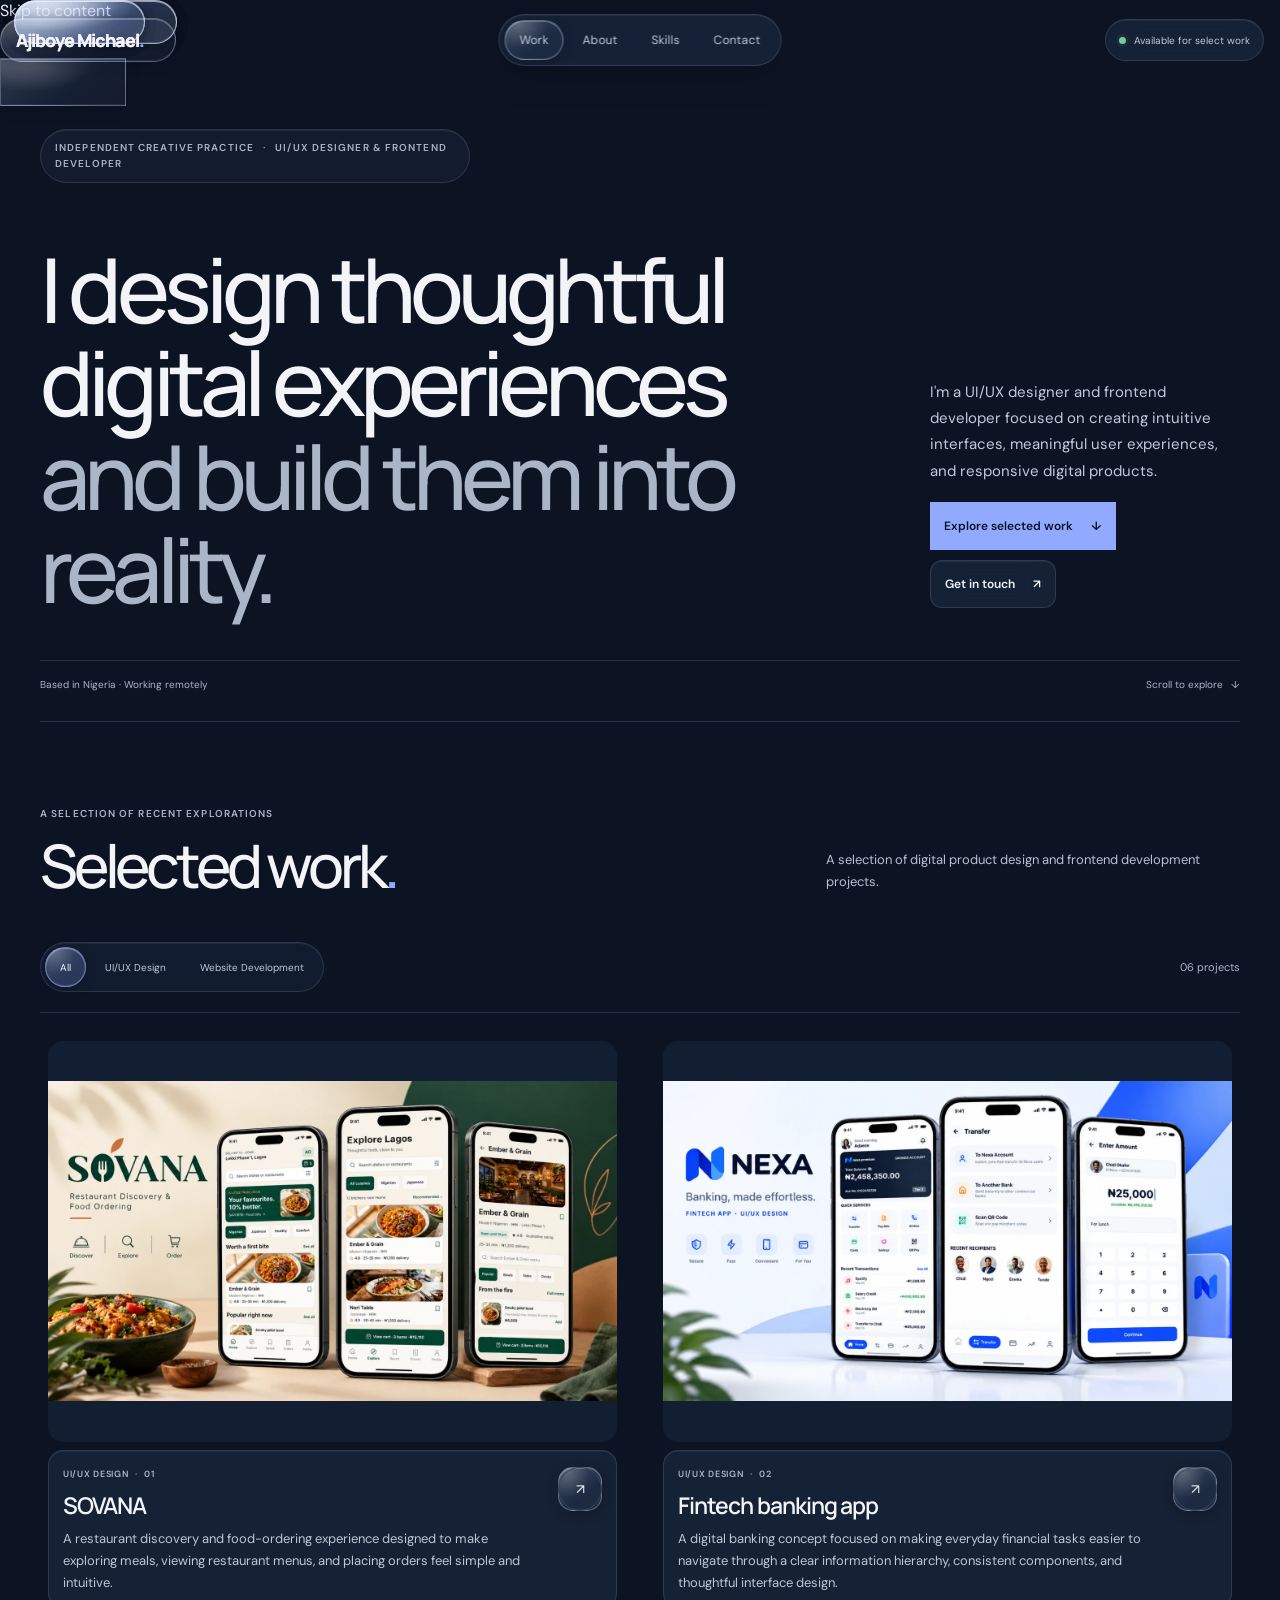
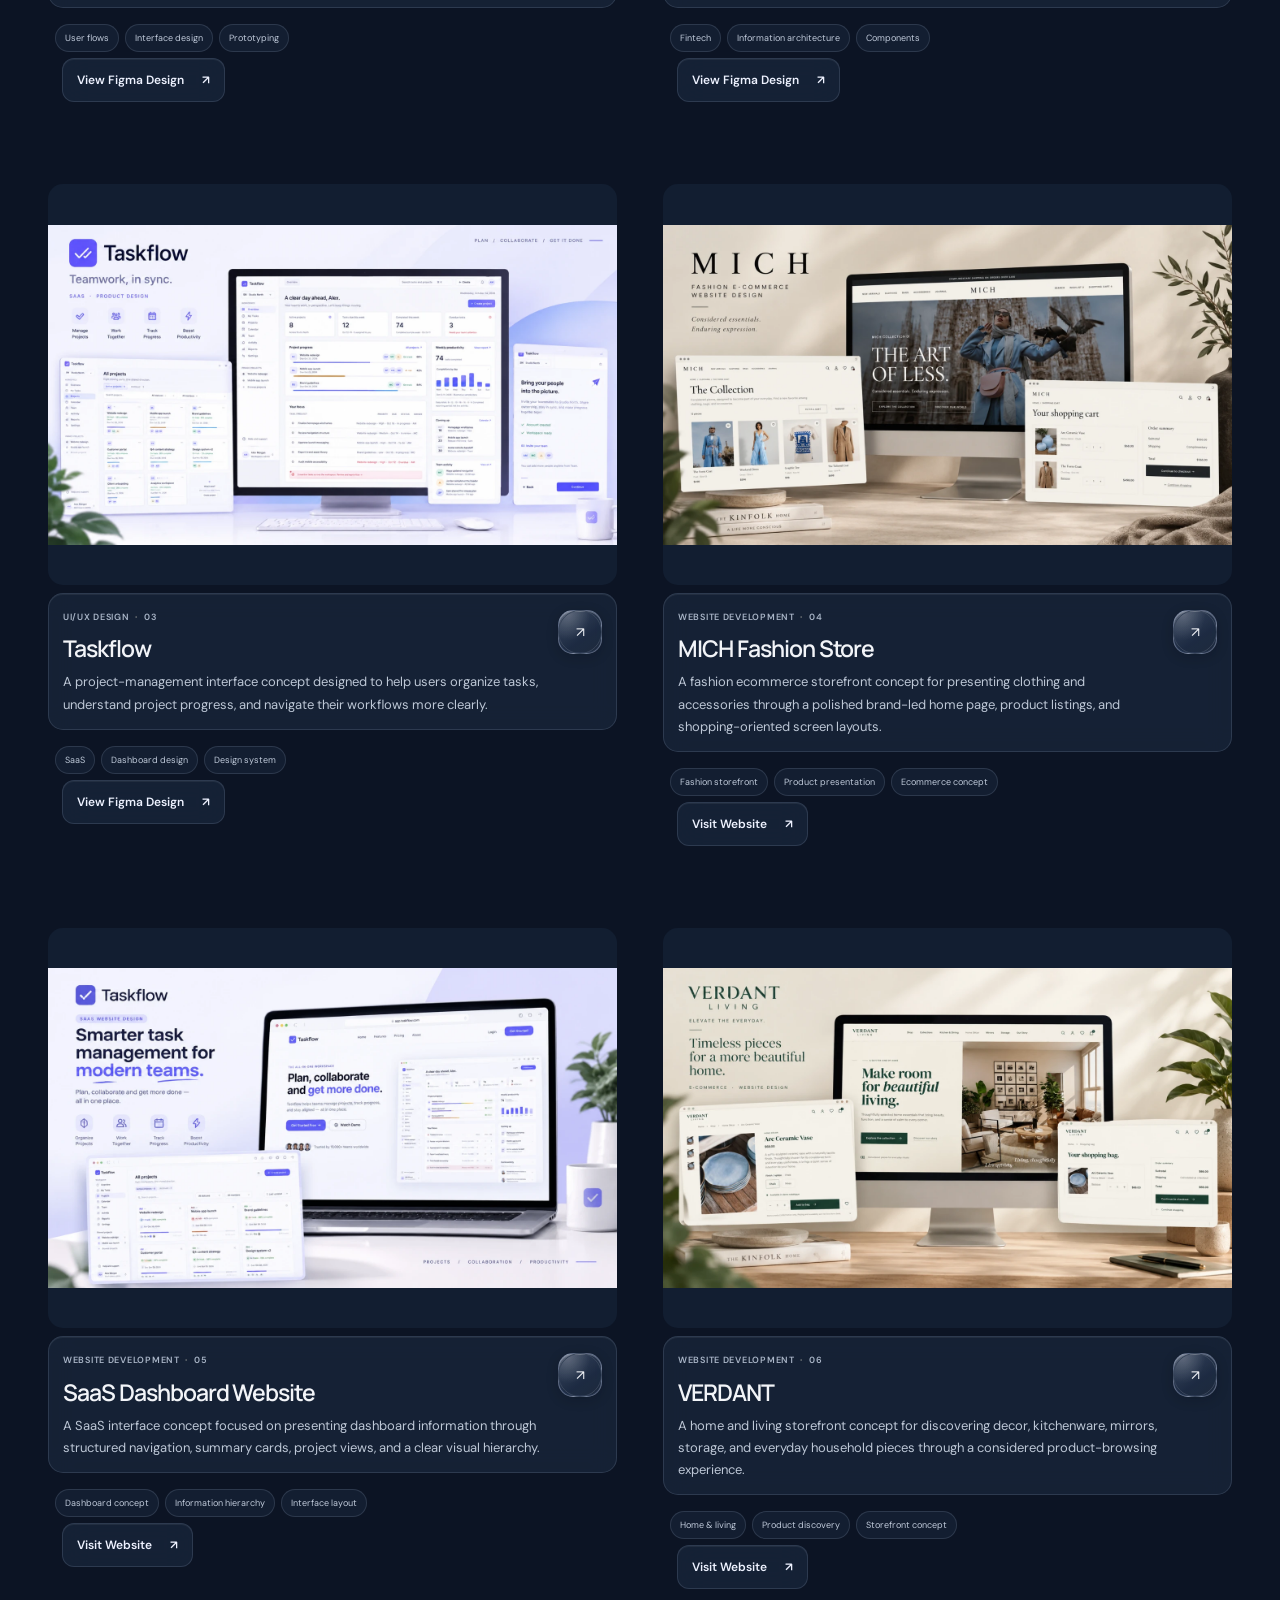
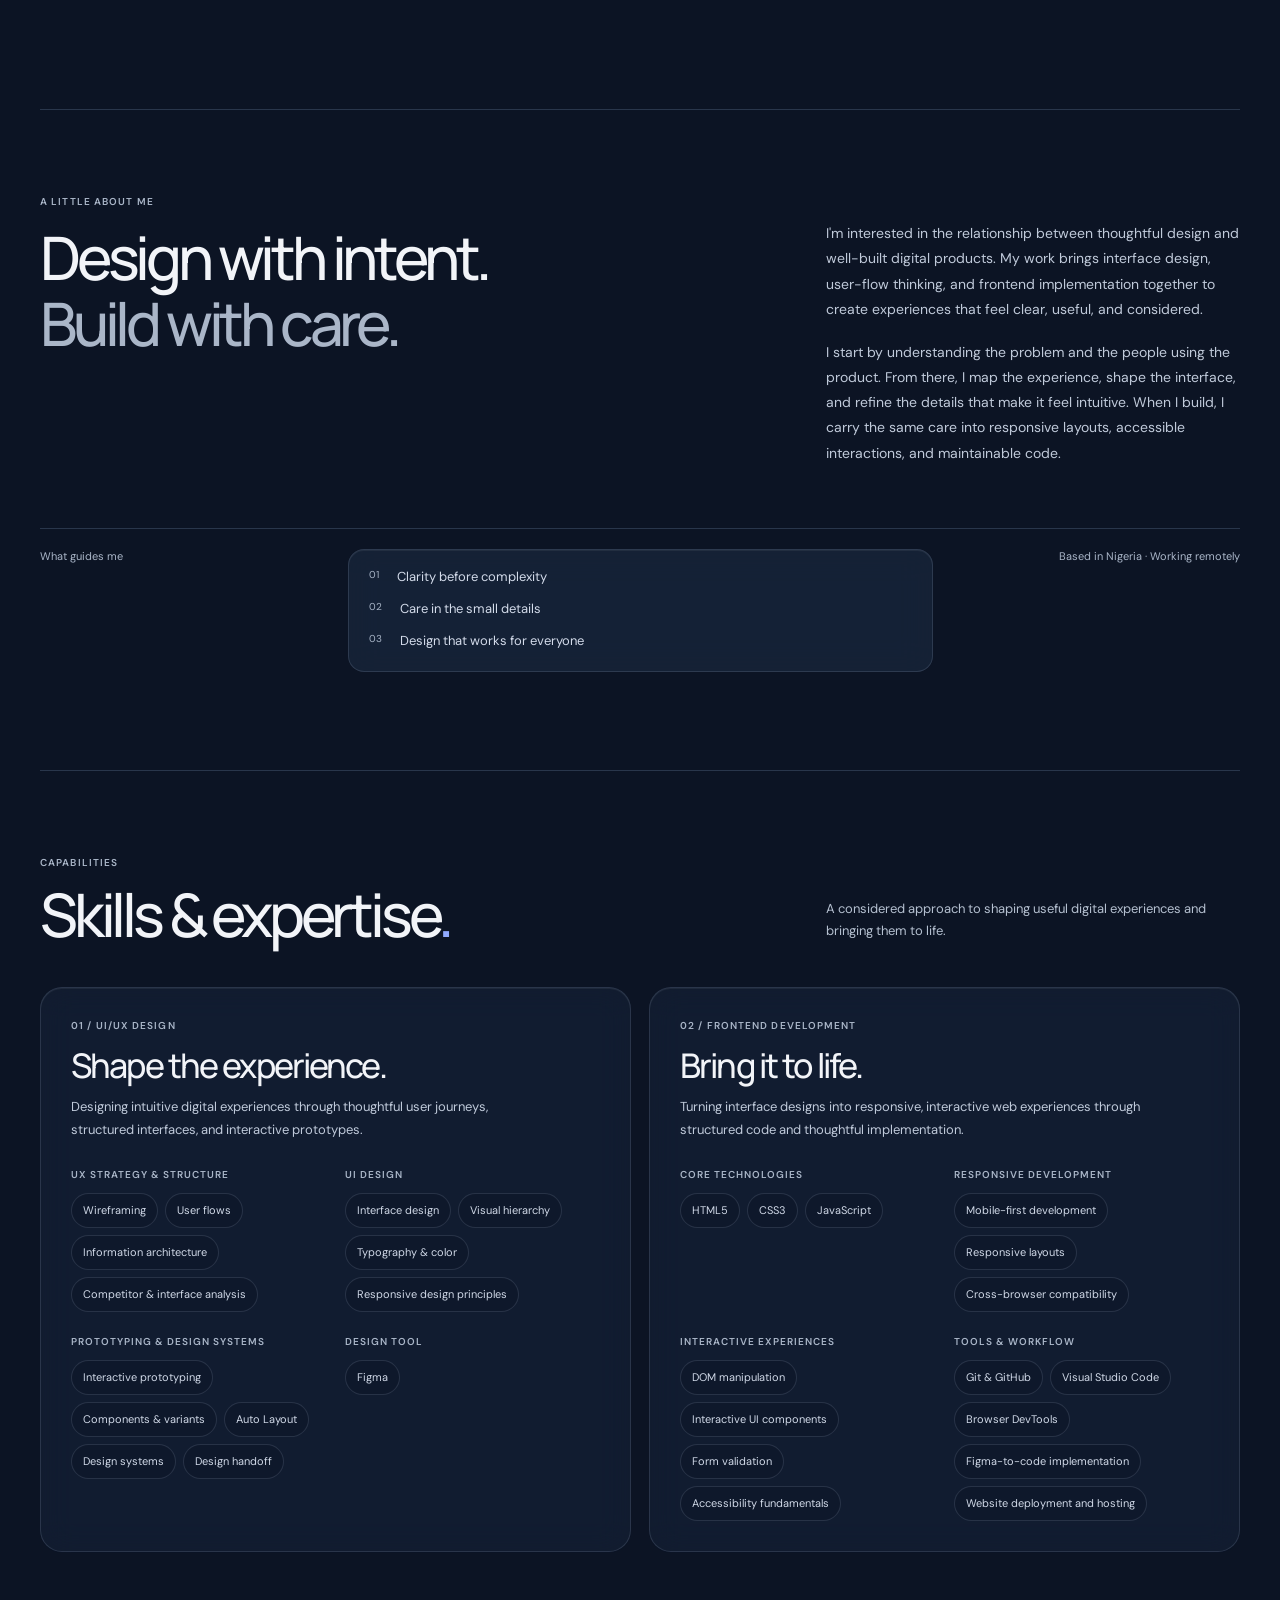
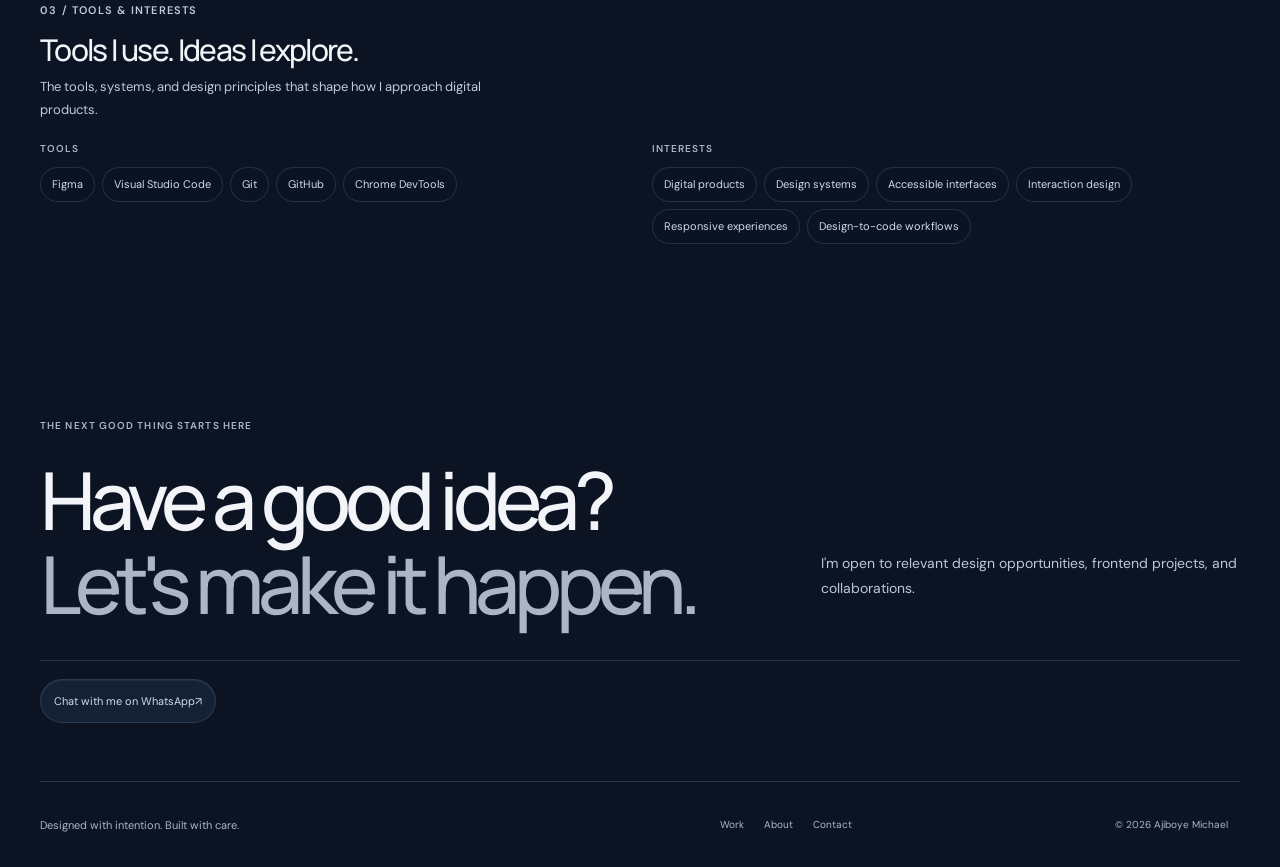
<file: index.html>
<!doctype html>
<html lang="en">
  <head>
    <meta charset="UTF-8" />
    <meta name="viewport" content="width=device-width, initial-scale=1" />
    <meta name="theme-color" content="#0c1424" />
    <meta
      name="description"
      content="A portfolio bringing thoughtful digital product design and frontend development together."
    />
    <meta property="og:type" content="website" />
    <meta property="og:title" content="Ajiboye Michael — Digital designer & developer" />
    <meta
      property="og:description"
      content="Thoughtful digital experiences, designed and built with care."
    />
    <title>Ajiboye Michael — Digital designer & developer</title>
    <link rel="icon" type="image/svg+xml" href="./favicon.svg" />
    <link rel="preconnect" href="https://fonts.googleapis.com" />
    <link rel="preconnect" href="https://fonts.gstatic.com" crossorigin />
    <link
      href="https://fonts.googleapis.com/css2?family=DM+Sans:wght@400;500;600;700&family=Manrope:wght@400;500;600;700;800&display=swap"
      rel="stylesheet"
    />
    <link rel="stylesheet" href="./styles.css" />
    <script type="module" src="./src/main.js"></script>
  </head>
  <body>
    <a class="skip-link" href="#main">Skip to content</a>
    <div id="app">
      <noscript>This portfolio needs JavaScript enabled to display its projects.</noscript>
    </div>
  </body>
</html>
</file>
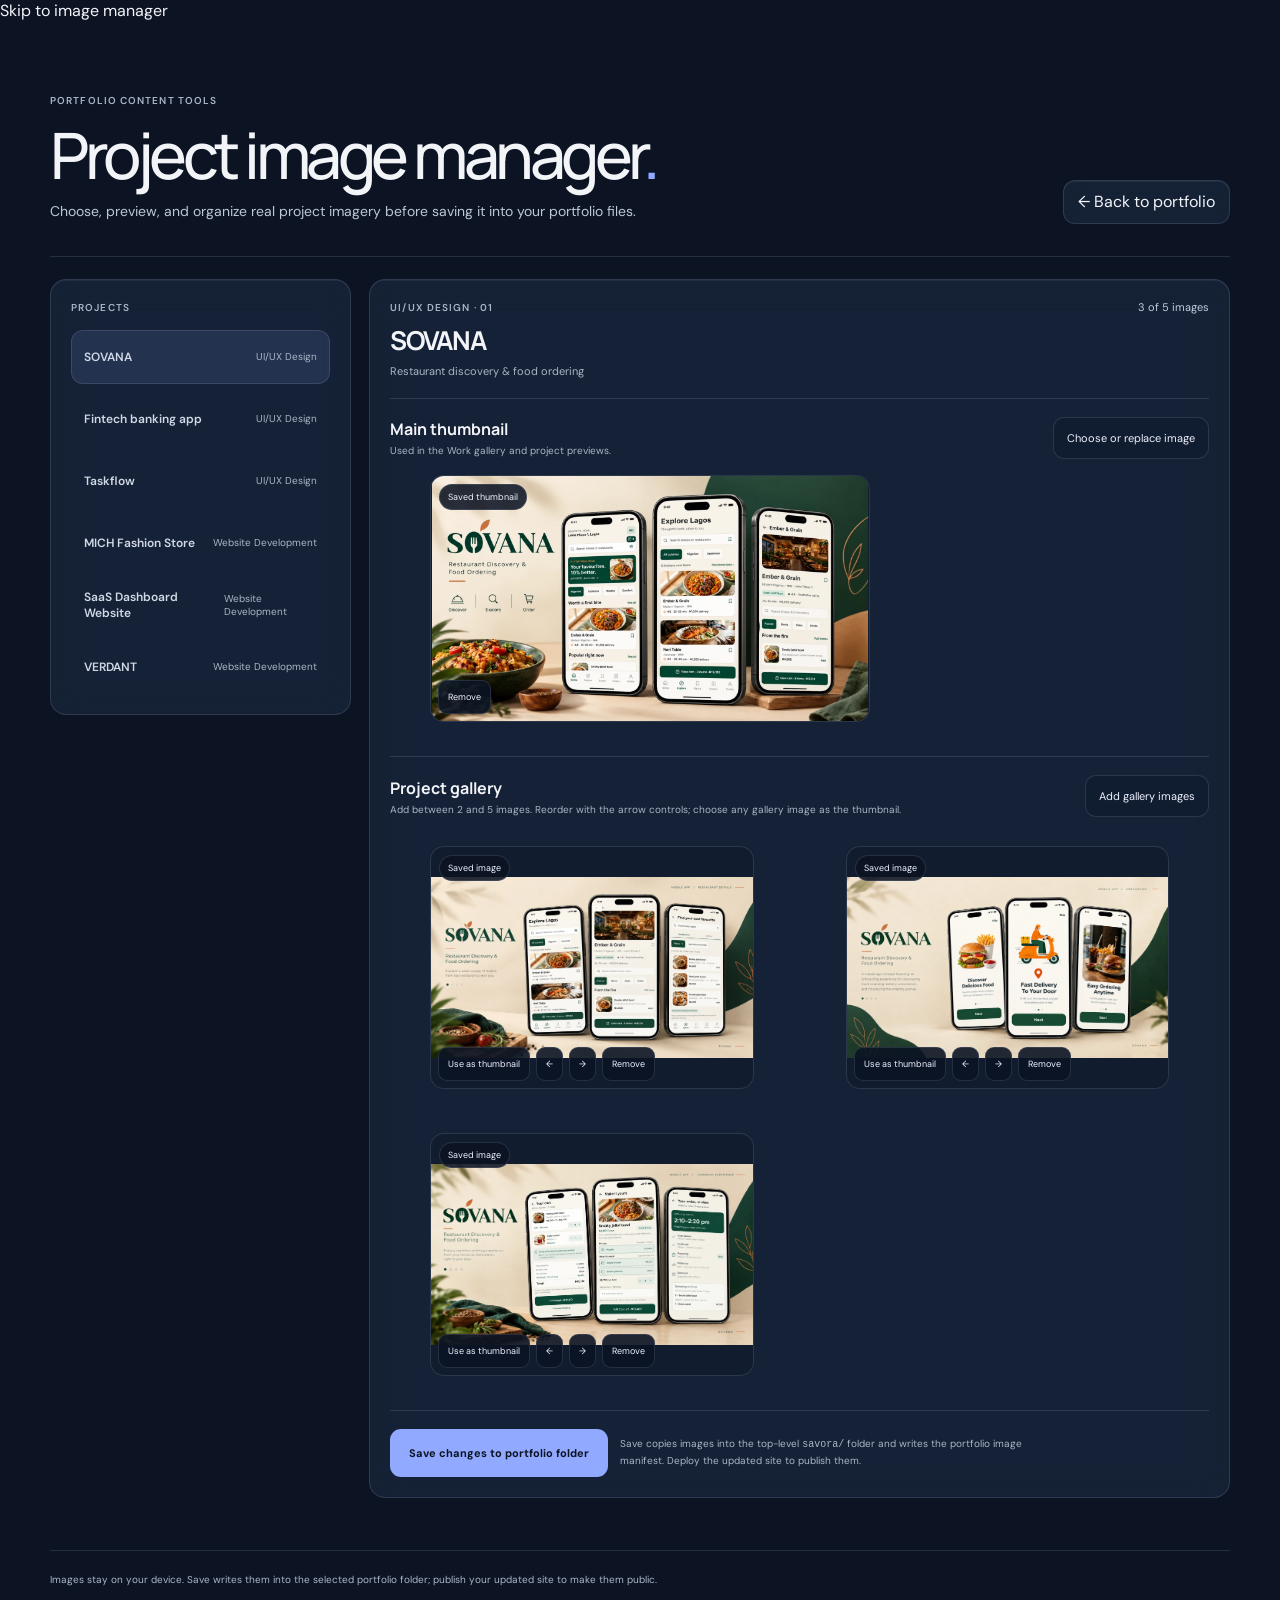
<file: manage.html>
<!doctype html>
<html lang="en">
  <head>
    <meta charset="UTF-8" />
    <meta name="viewport" content="width=device-width, initial-scale=1" />
    <meta name="theme-color" content="#0c1424" />
    <meta name="robots" content="noindex, nofollow" />
    <title>Project image manager — Ajiboye Michael</title>
    <link rel="icon" type="image/svg+xml" href="./favicon.svg" />
    <link rel="preconnect" href="https://fonts.googleapis.com" />
    <link rel="preconnect" href="https://fonts.gstatic.com" crossorigin />
    <link
      href="https://fonts.googleapis.com/css2?family=DM+Sans:wght@400;500;600;700&family=Manrope:wght@400;500;600;700;800&display=swap"
      rel="stylesheet"
    />
    <link rel="stylesheet" href="./styles.css" />
    <link rel="stylesheet" href="./manage.css" />
    <script type="module" src="./src/manage.js"></script>
  </head>
  <body>
    <a class="skip-link" href="#manager">Skip to image manager</a>
    <main id="manager" class="manager-shell">
      <header class="manager-header">
        <div>
          <p class="eyebrow">Portfolio content tools</p>
          <h1>Project image manager<span>.</span></h1>
          <p class="manager-lede">Choose, preview, and organize real project imagery before saving it into your portfolio files.</p>
        </div>
        <a class="glass-link manager-back" href="./">← Back to portfolio</a>
      </header>

      <section class="manager-workspace" aria-label="Manage project images">
        <aside class="project-picker glass-panel">
          <p class="eyebrow">Projects</p>
          <div id="project-list" class="project-list"></div>
        </aside>
        <section id="editor" class="image-editor glass-panel" aria-live="polite"></section>
      </section>
      <p id="manager-status" class="manager-status" role="status" aria-live="polite"></p>
      <footer class="manager-footer">
        <p>Images stay on your device. Save writes them into the selected portfolio folder; publish your updated site to make them public.</p>
      </footer>
    </main>
  </body>
</html>
</file>
<file: styles.css>
:root {
  color-scheme: dark;
  --paper: #0c1424;
  --ink: #f2f4f8;
  --muted: #aab6c8;
  --line: #29364b;
  --blue: #91aaff;
  --serif: "Manrope", "DM Sans", sans-serif;
  --sans: "DM Sans", Arial, sans-serif;
  --content: 1280px;
  font-family: var(--sans);
  background: var(--paper);
  color: var(--ink);
  font-synthesis: none;
  text-rendering: optimizeLegibility;
}

* { box-sizing: border-box; }
html { scroll-behavior: smooth; scroll-padding-top: 88px; }
body { margin: 0; background: var(--paper); }
body, button, a { font-family: var(--sans); }
a { color: inherit; text-decoration: none; }
button { color: inherit; }
::selection { background: #dbe3ff; color: var(--ink); }
:focus-visible { outline: 3px solid var(--blue); outline-offset: 4px; }
S
.skip-link {
  position: fixed; z-index: 10; top: 8px; left: 8px; padding: 12px 16px;
  transform: translateY(-150%); background: var(--ink); color: white;
}
.skip-link:focus { transform: translateY(0); }
.section-shell { width: min(calc(100% - 96px), var(--content)); margin-inline: auto; }
.site-header { position: sticky; top: 0; z-index: 5; background: rgb(248 247 244 / 94%); border-bottom: 1px solid rgb(222 221 216 / 75%); backdrop-filter: blur(12px); }
.header-inner { width: min(calc(100% - 96px), var(--content)); height: 76px; margin: auto; display: flex; align-items: center; justify-content: space-between; }
.wordmark { font-family: var(--serif); font-weight: 800; font-size: 18px; letter-spacing: -.055em; }
.wordmark-dot, .heading-period { color: var(--blue); }
.primary-navigation { display: flex; align-items: center; gap: 32px; font-size: 13px; color: #464642; }
.primary-navigation a, .site-footer nav a { transition: color .18s ease; }
.primary-navigation a:hover, .site-footer nav a:hover { color: var(--blue); }
.availability { display: inline-flex; align-items: center; gap: 8px; padding-left: 20px; border-left: 1px solid var(--line); color: var(--muted); font-size: 11px; white-space: nowrap; }
.availability i { width: 7px; height: 7px; border-radius: 50%; background: #508b62; box-shadow: 0 0 0 3px #508b621a; }
.menu-toggle, .availability-mobile { display: none; }

.hero { min-height: 644px; display: flex; flex-direction: column; justify-content: space-between; padding-top: 68px; padding-bottom: 32px; }
.eyebrow { margin: 0; color: var(--muted); text-transform: uppercase; letter-spacing: .11em; font-size: 10px; line-height: 1.6; font-weight: 600; }
.hero-topline { display: flex; align-items: center; justify-content: space-between; }
.hero-topline .eyebrow span, .project-hero-top .eyebrow span { color: #aaa9a3; padding-inline: 6px; }
.hero-content { display: grid; grid-template-columns: minmax(0, 1.45fr) minmax(260px, .55fr); align-items: end; gap: 7%; padding: 66px 0 52px; }
h1, h2, h3, p { margin-top: 0; }
.hero h1 { max-width: 820px; margin: 0; font-family: var(--serif); font-weight: 500; letter-spacing: -.075em; line-height: .98; font-size: clamp(52px, 7.2vw, 94px); }
.hero h1 span { color: #85847f; }
.hero-aside { max-width: 350px; padding-bottom: 7px; }
.hero-aside > p { margin-bottom: 26px; color: #55544f; font-size: 15px; line-height: 1.8; }
.hero-actions { display: flex; flex-wrap: wrap; gap: 9px; }
.button { min-height: 46px; display: inline-flex; justify-content: center; align-items: center; gap: 18px; padding: 0 17px; font-size: 12px; font-weight: 600; transition: background .18s ease, color .18s ease, transform .18s ease; }
.button:hover { transform: translateY(-2px); }
.button-dark { background: var(--ink); color: white; }
.button-dark:hover { background: var(--blue); }
.button-light { background: #eeede9; color: var(--ink); }
.button-light:hover { background: #e5e4df; }
.hero-bottomline { display: flex; justify-content: space-between; align-items: center; border-top: 1px solid var(--line); padding-top: 17px; color: var(--muted); font-size: 11px; }
.hero-bottomline p { margin: 0; }
.scroll-cue { display: flex; gap: 16px; align-items: center; }

.section-rule { border-top: 1px solid var(--line); }
.work-section, .about-section, .skills-section { padding-top: 87px; padding-bottom: 104px; }
.section-heading { display: flex; justify-content: space-between; align-items: end; gap: 40px; margin-bottom: 44px; }
.section-heading h2 { margin: 10px 0 0; font-family: var(--serif); font-size: clamp(38px, 5vw, 59px); font-weight: 500; letter-spacing: -.07em; line-height: 1.05; }
.section-intro { max-width: 300px; margin: 0 4px 5px 0; color: var(--muted); font-size: 14px; line-height: 1.7; }
.filter-row { display: flex; justify-content: space-between; align-items: center; padding-bottom: 20px; border-bottom: 1px solid var(--line); }
.filter-list { display: flex; gap: 8px; flex-wrap: wrap; }
.filter-button { border: 1px solid transparent; padding: 8px 12px; background: transparent; color: var(--muted); font-size: 11px; cursor: pointer; transition: color .18s, background .18s, border-color .18s; }
.filter-button:hover { color: var(--ink); }
.filter-button.is-active { color: var(--ink); background: #eeede9; border-color: #e8e7e2; }
.project-count { font-size: 11px; color: var(--muted); white-space: nowrap; }
.project-grid { display: grid; grid-template-columns: repeat(2, minmax(0, 1fr)); column-gap: 28px; row-gap: 52px; padding-top: 26px; }
.project-card { min-width: 0; }
.project-card-link { display: block; }
.project-visual { position: relative; height: clamp(250px, 32vw, 390px); overflow: hidden; background: #ecebe6; }
.project-visual img { display: block; width: 100%; height: 100%; object-fit: cover; transition: transform .5s cubic-bezier(.2,.7,.2,1); }
.project-card-link:hover .project-visual img { transform: scale(1.025); }
.visual-art { position: absolute; inset: 0; overflow: hidden; display: grid; place-items: center; }
.visual-mark { position: absolute; left: 6%; top: 7%; color: rgb(23 23 23 / 50%); font-size: 11px; letter-spacing: .1em; }
.visual-name { position: relative; z-index: 1; font-family: var(--serif); font-size: clamp(38px, 6vw, 80px); line-height: 1; font-weight: 600; letter-spacing: -.08em; }
.visual-orbit { position: absolute; width: 48%; aspect-ratio: 1; border: 1px solid rgb(23 23 23 / 22%); border-radius: 50%; transform: translate(55%, -15%); }
.visual-card { position: absolute; width: 23%; height: 35%; right: 11%; bottom: 8%; border: 1px solid rgb(23 23 23 / 20%); background: rgb(248 247 244 / 36%); transform: rotate(8deg); }
.visual-caption { position: absolute; left: 6%; bottom: 6%; color: rgb(23 23 23 / 58%); font-size: 9px; letter-spacing: .05em; text-transform: uppercase; }
.visual-savora { background: #eadfd0; color: #633e2b; }
.visual-savora .visual-orbit { border-color: #a47f63; }
.visual-savora .visual-card { background: #f5eee5; }
.visual-fintech { background: #dce4df; color: #36584c; }
.visual-fintech .visual-orbit { border-color: #7d968b; }
.visual-fintech .visual-card { background: #eef2ee; }
.visual-taskflow { background: #e1e0eb; color: #4e4b75; }
.visual-taskflow .visual-orbit { border-color: #8784a5; }
.visual-taskflow .visual-card { background: #f1f0f6; }
.project-card-copy { display: flex; justify-content: space-between; gap: 22px; align-items: start; padding-top: 20px; }
.project-category { font-size: 9px; letter-spacing: .08em; }
.project-category span { padding-inline: 3px; color: #aaa9a3; }
.project-card h3 { margin: 8px 0 7px; font-family: var(--serif); font-size: 23px; font-weight: 600; letter-spacing: -.045em; }
.project-description { max-width: 510px; margin: 0; color: var(--muted); font-size: 12px; line-height: 1.7; }
.card-arrow { flex: 0 0 30px; width: 30px; height: 30px; display: grid; place-items: center; border: 1px solid var(--line); font-size: 14px; transition: background .18s, color .18s, transform .18s; }
.project-card-link:hover .card-arrow { color: white; background: var(--ink); transform: translate(2px, -2px); }
.tag-list { display: flex; flex-wrap: wrap; gap: 6px; padding: 0; margin: 16px 0 0; list-style: none; }
.tag-list li { padding: 5px 8px; background: #efeee9; color: #676660; font-size: 9px; }
.project-card-actions { padding: 0 14px 14px; }
.project-card-actions .button { min-height: 44px; }
.empty-state { padding: 40px 0; color: var(--muted); font-size: 14px; }

.about-heading { align-items: start; }
.about-heading h2 { margin-top: 14px; }
.about-heading h2 span, .contact-layout h2 span { color: #85847f; }
.about-copy { width: min(100%, 490px); padding-top: 27px; }
.about-copy p { margin-bottom: 18px; color: #55544f; font-size: 14px; line-height: 1.85; }
.about-details { display: grid; grid-template-columns: 1fr 2fr 1fr; gap: 24px; align-items: start; padding-top: 28px; margin-top: 20px; border-top: 1px solid var(--line); }
.detail-label { color: var(--muted); font-size: 11px; }
.principle-list { padding: 0; margin: 0; list-style: none; }
.principle-list li { display: flex; gap: 18px; padding-bottom: 13px; font-size: 13px; }
.principle-list li span { color: var(--muted); font-size: 10px; }
.location-note { margin: 0; color: var(--muted); text-align: right; font-size: 11px; }
.skills-section { padding-bottom: 90px; }
.skills-grid { display: grid; grid-template-columns: repeat(2, minmax(0, 1fr)); border-top: 1px solid var(--line); border-bottom: 1px solid var(--line); }
.skill-group { padding: 28px 32px 33px 0; }
.skill-group + .skill-group { padding-left: 32px; border-left: 1px solid var(--line); }
.skill-group h3 { margin: 13px 0 20px; font-family: var(--serif); font-size: 22px; letter-spacing: -.05em; }
.skill-list { display: flex; flex-wrap: wrap; gap: 8px; padding: 0; margin: 0; list-style: none; }
.skill-list li { padding: 8px 10px; border: 1px solid var(--line); color: #55544f; font-size: 11px; }
.tools-row { display: grid; grid-template-columns: 1fr 2fr; padding-top: 22px; }
.tools-row p { margin: 0; color: var(--muted); font-size: 11px; line-height: 1.8; }
.tools-row p span { padding-inline: 7px; color: #bab9b2; }

.contact-section { padding-top: 89px; padding-bottom: 79px; }
.contact-layout { display: grid; grid-template-columns: minmax(0, 1fr) 300px; gap: 40px; align-items: end; padding: 24px 0 50px; }
.contact-layout h2 { margin: 0; font-family: var(--serif); font-weight: 500; letter-spacing: -.075em; line-height: 1.02; font-size: clamp(48px, 7vw, 82px); }
.contact-aside { padding-bottom: 5px; }
.contact-aside p { margin-bottom: 20px; color: var(--muted); font-size: 13px; line-height: 1.8; }
.contact-links { display: flex; flex-wrap: wrap; align-items: center; gap: 26px; padding-top: 18px; border-top: 1px solid var(--line); }
.contact-links a, .text-link { font-size: 11px; }
.arrow { display: inline-block; transition: transform .18s ease; }
a:hover .arrow { transform: translate(2px, -2px); }
.contact-config-note { color: var(--muted); font-size: 11px; }
.contact-config-note code { color: var(--ink); font-size: 10px; }
.site-footer { display: grid; grid-template-columns: 1fr 1.5fr 1fr auto; align-items: center; gap: 20px; min-height: 86px; border-top: 1px solid var(--line); color: var(--muted); }
.site-footer p { margin: 0; font-size: 10px; }
.site-footer nav { display: flex; gap: 20px; font-size: 10px; }
.site-footer .wordmark { color: var(--ink); }
.copyright { font-size: 10px; white-space: nowrap; }

.project-page { padding-top: 34px; }
.back-link { display: inline-flex; align-items: center; gap: 10px; color: var(--muted); font-size: 11px; }
.back-link:hover { color: var(--blue); }
.project-hero { padding-top: 48px; }
.project-hero-top { display: flex; align-items: center; gap: 20px; }
.status-pill { padding: 6px 9px; background: #eeede9; color: #66655f; font-size: 9px; }
.project-hero h1 { margin: 26px 0 14px; font-family: var(--serif); font-weight: 500; font-size: clamp(56px, 9vw, 112px); letter-spacing: -.08em; line-height: .98; }
.project-lede { max-width: 650px; margin: 0; color: #575650; font-size: 16px; line-height: 1.75; }
.project-meta { display: flex; gap: clamp(28px, 7vw, 90px); padding: 28px 0; margin-top: 28px; border-top: 1px solid var(--line); }
.project-meta div { display: grid; gap: 7px; }
.project-meta span { color: var(--muted); font-size: 9px; text-transform: uppercase; letter-spacing: .08em; }
.project-meta strong { font-size: 11px; font-weight: 500; }
.project-actions { display: flex; flex-wrap: wrap; align-items: center; gap: 22px; margin-bottom: 30px; }
.project-actions:empty { display: none; }
.project-visual-large { height: clamp(290px, 51vw, 620px); }
.project-visual-large .visual-name { font-size: clamp(54px, 12vw, 150px); }
.project-visual-large .visual-caption { font-size: 10px; }
.case-content { max-width: 1040px; margin: 0 auto; }
.case-section { display: grid; grid-template-columns: minmax(155px, .6fr) minmax(0, 1.4fr); gap: 32px; padding: 38px 0; border-bottom: 1px solid var(--line); }
.case-section > .eyebrow { padding-top: 5px; }
.case-section p { color: #5c5b55; font-size: 13px; line-height: 1.8; }
.case-verification > p:last-child {
  margin: 0;
  padding: 14px 16px;
  border-left: 2px solid rgb(145 170 255 / 52%);
  background: rgb(25 39 60 / 36%);
  color: #b9c5d8;
}
.case-section h2 { margin: 28px 0 8px; font-family: var(--serif); font-size: 19px; letter-spacing: -.04em; }
.case-section .case-lead { margin: 0 0 12px; color: var(--ink); font-family: var(--serif); font-size: 19px; line-height: 1.6; letter-spacing: -.025em; }
.case-bullets { padding-left: 17px; margin: 0; }
.case-bullets li { padding-left: 6px; margin-bottom: 11px; color: #5c5b55; font-size: 13px; line-height: 1.7; }
.process-list { border-top: 1px solid var(--line); }
.process-item { display: grid; grid-template-columns: 34px 1fr; gap: 16px; padding: 18px 0 14px; border-bottom: 1px solid var(--line); }
.process-number { color: var(--muted); font-size: 10px; }
.process-item h3 { margin: 0 0 6px; font-family: var(--serif); font-size: 15px; }
.process-item p { margin: 0; }
.case-gallery { display: grid; grid-template-columns: repeat(2, 1fr); gap: 12px; }
.case-gallery figure { margin: 0; background: #eeede9; }
.case-gallery img { display: block; width: 100%; height: auto; }
.project-gallery-section { align-items: start; }
.gallery-count { display: block; margin-top: 7px; color: var(--muted); font-size: 9px; letter-spacing: 0; text-transform: none; }
.project-gallery-content {
  display: grid; min-width: 0; max-height: clamp(320px, 62vh, 620px);
  max-height: clamp(320px, 62svh, 620px); gap: 18px;
  padding: 4px 8px 10px 2px; overflow-x: hidden; overflow-y: auto;
  -webkit-overflow-scrolling: touch; overscroll-behavior-y: contain; touch-action: pan-y;
  scrollbar-gutter: stable;
  scrollbar-width: thin; scrollbar-color: rgb(145 170 255 / 58%) rgb(25 39 60 / 36%);
  border: 1px solid var(--glass-border); border-radius: 18px;
  background: linear-gradient(145deg, rgb(255 255 255 / 3%), transparent 36%), var(--glass-bg-soft);
  box-shadow: inset 0 1px 0 var(--glass-highlight), var(--glass-shadow);
  -webkit-backdrop-filter: blur(var(--glass-blur)); backdrop-filter: blur(var(--glass-blur));
}
.project-gallery-content:focus-visible { outline: 2px solid var(--blue); outline-offset: 3px; }
.project-gallery-content::-webkit-scrollbar { width: 9px; }
.project-gallery-content::-webkit-scrollbar-track { margin-block: 12px; border-radius: 999px; background: rgb(25 39 60 / 34%); }
.project-gallery-content::-webkit-scrollbar-thumb {
  border: 2px solid transparent; border-radius: 999px; background: rgb(145 170 255 / 55%);
  background-clip: padding-box;
}
.project-gallery-content::-webkit-scrollbar-thumb:hover { background-color: rgb(169 188 255 / 82%); }
.gallery-scroll-hint {
  display: block; margin-top: 7px; color: #c0cada; font-size: 9px;
  font-weight: 400; letter-spacing: .02em; text-transform: none;
}
.gallery-presentation, .case-gallery figure { min-width: 0; margin: 0; }
.gallery-image-button {
  position: relative; isolation: isolate; display: block; width: 100%; padding: 0; overflow: hidden;
  border: 1px solid rgb(198 212 239 / 20%); border-radius: 14px;
  background: var(--glass-bg-strong); box-shadow: var(--glass-shadow), inset 0 1px 0 var(--glass-highlight);
  cursor: zoom-in; -webkit-backdrop-filter: blur(var(--glass-blur)); backdrop-filter: blur(var(--glass-blur));
  transition: border-color var(--glass-transition), box-shadow var(--glass-transition), transform var(--glass-transition);
}
.gallery-image-button::after {
  position: absolute; z-index: 1; inset: 0; border-radius: inherit; pointer-events: none;
  content: ""; background: linear-gradient(145deg, rgb(255 255 255 / 10%), transparent 24%);
  opacity: .6; transition: opacity var(--glass-transition);
}
.gallery-image-button img {
  display: block; width: 100%; height: auto; max-height: 520px;
  object-fit: contain; transition: transform .3s ease;
}
.gallery-image-button:hover { transform: translateY(-2px); border-color: rgb(145 170 255 / 48%); box-shadow: 0 16px 38px rgb(0 0 0 / 28%), 0 0 22px rgb(105 139 222 / 10%), inset 0 1px 0 rgb(255 255 255 / 12%); }
.gallery-image-button:hover::after { opacity: 1; }
.gallery-image-button:active { transform: translateY(0); }
.gallery-presentation .gallery-image-button img { max-height: 620px; }
.gallery-presentation figcaption, .case-gallery figcaption {
  padding-top: 9px; color: var(--muted); font-size: 10px; line-height: 1.5;
}
.case-gallery { grid-template-columns: repeat(2, minmax(0, 1fr)); gap: 18px 12px; }
.case-gallery figure { background: transparent; }
.case-gallery img { height: auto; }
.gallery-note { margin: 0; color: var(--muted); font-size: 11px !important; }
.gallery-lightbox {
  position: fixed; inset: 0; width: 100vw; height: 100dvh; max-width: none; max-height: none; margin: 0;
  padding: 18px; overflow: hidden; border: 0;
  background: rgb(12 20 36 / 86%); color: var(--ink);
  grid-template-columns: 56px minmax(0, 1fr) 56px;
  grid-template-rows: auto minmax(0, 1fr); gap: 12px;
  box-shadow: inset 0 1px 0 rgb(255 255 255 / 7%); -webkit-backdrop-filter: blur(18px); backdrop-filter: blur(18px);
}
.gallery-lightbox[open] { display: grid; }
.gallery-lightbox::backdrop { background: rgb(4 9 18 / 82%); -webkit-backdrop-filter: blur(7px); backdrop-filter: blur(7px); }
.lightbox-topbar {
  grid-column: 1 / -1; display: flex; align-items: center;
  justify-content: space-between; min-height: 42px;
}
.lightbox-counter { margin: 0; color: var(--muted); font-size: 11px; font-variant-numeric: tabular-nums; }
.gallery-lightbox .lightbox-close, .gallery-lightbox .lightbox-navigation {
  display: grid; place-items: center; border: 1px solid rgb(198 212 239 / 22%);
  background: var(--glass-bg-strong); color: var(--ink); cursor: pointer;
  box-shadow: 0 8px 24px rgb(0 0 0 / 25%), inset 0 1px 0 var(--glass-highlight);
  -webkit-backdrop-filter: blur(var(--glass-blur)); backdrop-filter: blur(var(--glass-blur));
  transition: background .18s ease, border-color .18s ease;
}
.gallery-lightbox .lightbox-close:hover, .gallery-lightbox .lightbox-navigation:hover { border-color: rgb(145 170 255 / 55%); background: rgb(47 66 96 / 88%); }
.gallery-lightbox .lightbox-close { justify-self: end; width: 46px; height: 46px; padding: 0; border-radius: 50%; font-size: 25px; line-height: 1; }
.gallery-lightbox .lightbox-navigation { align-self: center; width: 48px; height: 58px; padding: 0; border-radius: 14px; font-size: 34px; line-height: 1; }
.lightbox-figure {
  display: grid; grid-template-rows: minmax(0, 1fr) auto; align-items: center;
  justify-items: center; min-width: 0; min-height: 0; margin: 0; gap: 12px;
}
.lightbox-image { display: block; width: auto; height: auto; max-width: 100%; max-height: calc(100dvh - 132px); object-fit: contain; }
.lightbox-caption { color: var(--muted); font-size: 11px; line-height: 1.5; text-align: center; }
.project-pagination { display: flex; justify-content: space-between; gap: 24px; padding: 29px 0; border-bottom: 1px solid var(--line); }
.project-pagination a { display: grid; gap: 9px; }
.project-pagination a:last-child { text-align: right; }
.project-pagination span { color: var(--muted); font-size: 10px; }
.project-pagination strong { font-family: var(--serif); font-weight: 600; font-size: 19px; }
.return-work { padding: 22px 0 50px; }
.not-found { min-height: 60vh; padding-top: 15vh; }
.not-found h1 { margin: 16px 0; font-family: var(--serif); font-size: clamp(46px, 8vw, 82px); letter-spacing: -.07em; }
.not-found > p:not(.eyebrow) { color: var(--muted); font-size: 14px; }
.not-found .button { margin-top: 14px; }

@media (min-width: 1450px) {
  .hero h1 { font-size: 100px; }
}
@media (max-width: 900px) {
  .section-shell, .header-inner { width: min(calc(100% - 56px), var(--content)); }
  .hero { min-height: 620px; }
  .hero-content { grid-template-columns: 1fr; gap: 27px; padding-block: 68px 42px; }
  .hero h1 { max-width: 800px; }
  .hero-aside { max-width: 490px; }
  .hero-aside > p { max-width: 440px; }
  .project-visual { height: clamp(230px, 35vw, 330px); }
  .project-card h3 { font-size: 20px; }
  .site-footer { grid-template-columns: 1fr 1fr; padding-block: 20px; }
  .site-footer nav { justify-content: end; }
  .copyright { text-align: right; }
}
@media (max-width: 640px) {
  html { scroll-padding-top: 72px; }
  .section-shell, .header-inner { width: calc(100% - 40px); }
  .header-inner { height: 66px; }
  .menu-toggle { width: 40px; height: 40px; padding: 10px; display: flex; flex-direction: column; justify-content: center; gap: 5px; border: 1px solid var(--line); background: transparent; cursor: pointer; }
  .menu-toggle span { width: 18px; height: 1px; background: var(--ink); }
  .primary-navigation { position: absolute; top: 65px; left: 0; right: 0; display: none; align-items: stretch; gap: 0; padding: 8px 20px 20px; border-bottom: 1px solid var(--line); background: var(--paper); }
  .primary-navigation.is-open { display: flex; flex-direction: column; }
  .primary-navigation a { padding: 13px 0; border-bottom: 1px solid var(--line); }
  .primary-navigation .availability { display: flex; padding: 16px 0 0; border: 0; }
  .hero { min-height: auto; padding-top: 44px; padding-bottom: 22px; }
  .hero-topline .eyebrow { max-width: 220px; }
  .availability-mobile { display: inline-flex; padding: 0; border: 0; font-size: 9px; }
  .hero-topline > .availability { display: none; }
  .hero-content { gap: 23px; padding: 64px 0 45px; }
  .hero h1 { font-size: clamp(47px, 12vw, 72px); }
  .hero-aside > p { margin-bottom: 18px; font-size: 13px; }
  .hero-actions { gap: 7px; }
  .button { min-height: 44px; padding-inline: 13px; font-size: 11px; }
  .hero-bottomline { font-size: 9px; }
  .work-section, .about-section, .skills-section { padding-top: 61px; padding-bottom: 68px; }
  .section-heading { display: block; margin-bottom: 27px; }
  .section-heading h2 { font-size: 43px; }
  .section-intro { margin-top: 14px; font-size: 12px; }
  .filter-row { align-items: start; gap: 12px; }
  .filter-list { gap: 3px; }
  .filter-button { padding: 7px 8px; font-size: 9px; }
  .project-count { padding-top: 8px; font-size: 9px; }
  .project-grid { grid-template-columns: 1fr; row-gap: 35px; padding-top: 18px; }
  .project-visual { height: clamp(250px, 73vw, 390px); }
  .project-card-copy { padding-top: 15px; }
  .project-card h3 { font-size: 21px; }
  .project-description { font-size: 11px; }
  .about-heading h2 { font-size: 43px; }
  .about-copy { padding-top: 23px; }
  .about-copy p { font-size: 12px; }
  .about-details { grid-template-columns: 1fr; gap: 16px; }
  .principle-list li { font-size: 12px; }
  .location-note { text-align: left; }
  .skills-grid { grid-template-columns: 1fr; }
  .skill-group { padding: 23px 0; }
  .skill-group + .skill-group { padding-left: 0; border-left: 0; border-top: 1px solid var(--line); }
  .skill-group h3 { font-size: 19px; }
  .skill-list { gap: 6px; }
  .skill-list li { padding: 7px 8px; font-size: 10px; }
  .tools-row { grid-template-columns: 1fr; gap: 10px; }
  .contact-section { padding-top: 61px; padding-bottom: 56px; }
  .contact-layout { grid-template-columns: 1fr; gap: 22px; padding: 25px 0 32px; }
  .contact-layout h2 { font-size: clamp(43px, 11vw, 64px); }
  .contact-aside { max-width: 350px; }
  .contact-links { gap: 17px; }
  .site-footer { grid-template-columns: 1fr auto; gap: 13px; }
  .site-footer p { grid-column: 1 / -1; grid-row: 2; }
  .site-footer nav { grid-column: 1 / -1; grid-row: 3; justify-content: start; }
  .copyright { grid-column: 2; grid-row: 1; }
  .project-page { padding-top: 22px; }
  .project-hero { padding-top: 38px; }
  .project-hero h1 { margin-top: 22px; font-size: clamp(53px, 14vw, 84px); }
  .project-lede { font-size: 13px; }
  .project-meta { display: grid; grid-template-columns: repeat(2, minmax(0, 1fr)); gap: 18px; padding: 20px 0; }
  .project-actions { align-items: flex-start; gap: 15px; }
  .project-visual-large { height: clamp(250px, 75vw, 390px); }
  .case-section { grid-template-columns: 1fr; gap: 14px; padding: 26px 0; }
  .case-section .case-lead { font-size: 16px; }
  .case-section p, .case-bullets li { font-size: 12px; }
  .case-gallery { grid-template-columns: 1fr; }
  .project-gallery-content {
    max-height: clamp(300px, 58vh, 560px); max-height: clamp(300px, 58svh, 560px);
    gap: 14px; padding: 4px 6px 8px 2px; border-radius: 15px;
  }
  .gallery-lightbox {
    inset: 0; width: 100vw; height: 100dvh; margin: 0; padding: 12px;
    border-radius: 0; grid-template-columns: 1fr 1fr; grid-template-rows: auto minmax(0, 1fr) auto;
    gap: 8px;
  }
  .lightbox-topbar { grid-column: 1 / -1; }
  .lightbox-figure { grid-column: 1 / -1; grid-row: 2; }
  .lightbox-image { max-height: calc(100dvh - 150px); }
  .lightbox-navigation { grid-row: 3; width: 100%; height: 48px; }
  .lightbox-previous { grid-column: 1; }
  .lightbox-next { grid-column: 2; }
  .project-pagination strong { font-size: 15px; }
  .project-pagination { gap: 12px; }
}
@media (prefers-reduced-motion: reduce) {
  *, *::before, *::after { scroll-behavior: auto !important; transition-duration: .01ms !important; animation-duration: .01ms !important; animation-iteration-count: 1 !important; }
}

/* Keep the glass components above breakpoint-specific base layout rules. */
body .site-header { position: fixed; inset: 0 0 auto; height: 0; border: 0; background: transparent; pointer-events: none; }
body .header-inner { position: relative; height: 0; pointer-events: none; }
body .header-inner > .wordmark {
  position: fixed; z-index: 22; top: 18px;
  left: max(16px, calc((100vw - var(--content)) / 2));
  min-height: 44px; display: inline-flex; align-items: center; pointer-events: auto;
}
body .primary-navigation {
  position: fixed; z-index: 23; top: 14px; left: 50%; right: auto;
  width: max-content; min-height: 52px; display: flex; flex-direction: row;
  align-items: center; gap: 4px; padding: 5px;
  border: 1px solid rgb(198 212 239 / 16%); border-radius: 999px;
  background: var(--glass-bg-strong); box-shadow: var(--glass-shadow), inset 0 1px 0 var(--glass-highlight);
  color: #c0cada; transform: translateX(-50%); pointer-events: auto;
}
body .primary-navigation::before {
  position: absolute; z-index: 0; top: 5px; bottom: 5px; left: var(--pill-left, 5px);
  width: var(--pill-width, 0); border: 1px solid rgb(145 170 255 / 20%);
  border-radius: 999px; background: rgb(145 170 255 / 12%); content: "";
  opacity: 0; transition: left 280ms cubic-bezier(.2,.75,.25,1), width 280ms cubic-bezier(.2,.75,.25,1), opacity var(--glass-transition);
}
body .primary-navigation.has-active::before { opacity: 1; }
body .primary-navigation a {
  position: relative; z-index: 1; min-height: 40px; display: inline-flex;
  align-items: center; justify-content: center; padding: 0 15px;
  border: 0; border-radius: 999px; color: #c0cada; font-size: 12px; white-space: nowrap;
}
body .primary-navigation a:hover, body .primary-navigation a.is-active { color: var(--ink); }
body .primary-navigation .availability {
  position: fixed; top: 19px; right: max(16px, calc((100vw - var(--content)) / 2));
  min-height: 42px; display: inline-flex; align-items: center; padding: 0 13px;
  border: 1px solid var(--glass-border); border-radius: 999px;
  background: var(--glass-bg-strong); box-shadow: inset 0 1px 0 var(--glass-highlight);
  color: #c0cada; font-size: 10px; pointer-events: auto;
}
body .header-inner > .availability {
  position: fixed; top: 19px; right: max(16px, calc((100vw - var(--content)) / 2));
  min-height: 42px; display: inline-flex; align-items: center; padding: 0 13px;
  border: 1px solid var(--glass-border); border-radius: 999px;
  background: var(--glass-bg-strong); box-shadow: inset 0 1px 0 var(--glass-highlight);
  color: #c0cada; font-size: 10px; pointer-events: auto;
}
@supports ((backdrop-filter: blur(1px)) or (-webkit-backdrop-filter: blur(1px))) {
  body .header-inner > .availability {
    -webkit-backdrop-filter: blur(var(--glass-blur)) saturate(125%);
    backdrop-filter: blur(var(--glass-blur)) saturate(125%);
  }
}
body .menu-toggle { position: fixed; z-index: 24; top: 14px; right: 16px; pointer-events: auto; }
body .hero-topline > .eyebrow {
  max-width: min(100%, 430px); padding: 10px 14px;
  border: 1px solid var(--glass-border); border-radius: 999px;
  background: var(--glass-bg-soft); box-shadow: inset 0 1px 0 var(--glass-highlight);
}
body .filter-list { gap: 4px; padding: 4px; border-radius: 999px; background: var(--glass-bg-soft); }
body .filter-button {
  min-height: 40px; padding: 8px 14px; border: 1px solid transparent;
  border-radius: 999px; color: #c0cada;
}
body .filter-button.is-active {
  border-color: rgb(145 170 255 / 22%); background: rgb(145 170 255 / 15%);
  color: #eef2ff; box-shadow: inset 0 1px 0 rgb(255 255 255 / 8%);
}
body .project-card { padding: 7px; border: 1px solid transparent; border-radius: var(--glass-radius-large); }
body .project-card:hover { border-color: var(--glass-border); background: rgb(25 39 60 / 20%); }
body .project-visual { border-radius: calc(var(--glass-radius-large) - 7px); }
body .project-visual-image { background: #121e31; }
body .project-visual img { object-fit: contain; background: #121e31; }
body .project-card-copy {
  margin-top: 8px; padding: 16px 14px 13px; border: 1px solid var(--glass-border);
  border-radius: 15px; background: var(--glass-bg-soft); box-shadow: inset 0 1px 0 var(--glass-highlight);
}
body .tag-list li { border: 1px solid var(--glass-border); border-radius: 999px; background: rgb(25 39 60 / 58%); color: #c0cada; }
body .skill-group { border: 1px solid var(--glass-border); border-radius: var(--glass-radius); background: var(--glass-bg-soft); }
body .skill-list li { border-color: var(--glass-border); border-radius: 999px; background: rgb(12 20 36 / 26%); color: #d1d9e8; }
body .project-meta > div { min-height: 78px; align-content: center; gap: 8px; padding: 14px 16px; border-radius: 14px; }
body .contact-links { gap: 8px; padding-top: 18px; border-top: 1px solid var(--glass-border); }
body .contact-links .glass-link { min-height: 44px; padding: 0 13px; border-radius: 999px; color: #d3dbea; }
body .button-dark.glass-control {
  border: 1px solid var(--glass-border);
  background: var(--glass-bg-strong);
  color: #eef2ff;
  box-shadow: inset 0 1px 0 var(--glass-highlight);
}
@supports ((backdrop-filter: blur(1px)) or (-webkit-backdrop-filter: blur(1px))) {
  body .button-dark.glass-control {
    background: var(--glass-bg);
    -webkit-backdrop-filter: blur(var(--glass-blur)) saturate(125%);
    backdrop-filter: blur(var(--glass-blur)) saturate(125%);
  }
}
body main > .hero { padding-top: 108px; }
body .project-page { padding-top: 84px; }
@supports ((backdrop-filter: blur(1px)) or (-webkit-backdrop-filter: blur(1px))) {
  body .primary-navigation,
  body .header-inner > .availability,
  body .project-card-copy {
    background: var(--glass-bg);
  }
}

@media (max-width: 900px) {
  body .header-inner { width: 100%; }
  body .header-inner > .wordmark { left: 16px; top: 14px; }
  body .primary-navigation {
    top: 68px; left: auto; right: 14px; width: min(320px, calc(100vw - 28px));
    min-height: 0; display: none; flex-direction: column; align-items: stretch;
    gap: 3px; padding: 8px; border-radius: 18px; transform: none;
  }
  body .primary-navigation.is-open { display: flex; }
  body .primary-navigation::before { display: none; }
  body .primary-navigation a {
    min-height: 46px; justify-content: flex-start; padding-inline: 14px; border-radius: 12px;
  }
  body .primary-navigation a.is-active { background: rgb(145 170 255 / 15%); }
  body .primary-navigation .availability { display: none; }
  body .header-inner > .availability { display: none; }
  body .hero-topline { gap: 10px; }
  body .hero-topline > .eyebrow { max-width: min(65%, 430px); }
  body .availability-mobile { max-width: 35%; padding: 9px 13px; white-space: normal; line-height: 1.4; }
  body .primary-navigation.has-glass-hover::before { display: none; }
  body main > .hero { padding-top: 92px; }
}
@media (max-width: 640px) {
  body main > .hero { padding-top: 84px; }
  body .hero-topline > .eyebrow { max-width: 66%; }
  body .availability-mobile { max-width: 32%; padding: 8px 10px; font-size: 8px; }
  body .project-card { padding: 5px; border-radius: 18px; }
  body .project-card-copy { padding: 14px 12px 12px; }
  body .project-visual { border-radius: 13px; }
  body .filter-list { max-width: 100%; flex-wrap: wrap; border-radius: 18px; }
  body .filter-button { padding-inline: 10px; }
  body .project-meta > div { min-height: 72px; padding: 12px; }
  body .contact-links .glass-link { padding-inline: 10px; }
  body .project-pagination a { min-width: 0; padding: 11px; }
}
@media (max-width: 359px) {
  body main > .hero { padding-top: 78px; }
  body .hero-topline { align-items: flex-start; }
  body .hero-topline > .eyebrow { max-width: 58%; padding: 8px 10px; }
  body .availability-mobile { max-width: 36%; }
}
@media (min-width: 901px) {
  body .project-page { padding-top: 88px; }
  body .primary-navigation { display: flex; }
  body .header-inner > .availability { display: inline-flex; }
  body .menu-toggle { display: none; }
}
@media (prefers-reduced-motion: reduce) {
  body .primary-navigation::before, body .project-card, body .project-pagination a,
  body .glass-control, body .glass-link, body .glass-chip, body .filter-button {
    transition: none !important;
  }
}

/* One scoped liquid-glass highlight is reused by each glass control group. */
.glass-interaction-group { isolation: isolate; }
.glass-follow-highlight {
  position: absolute;
  z-index: 0;
  top: 0;
  left: 0;
  width: 0;
  height: 0;
  border: 1px solid rgb(213 226 255 / 34%);
  border-radius: inherit;
  background:
    radial-gradient(ellipse at 22% 8%, rgb(255 255 255 / 22%), transparent 48%),
    linear-gradient(145deg, rgb(194 215 255 / 20%), rgb(127 159 230 / 8%) 62%, rgb(255 255 255 / 4%));
  box-shadow:
    inset 0 1px 0 rgb(255 255 255 / 24%),
    inset 0 -1px 0 rgb(157 186 255 / 9%),
    0 3px 12px rgb(2 8 20 / 22%);
  opacity: 0;
  pointer-events: none;
  transform: translate3d(0, 0, 0);
  transition:
    transform 260ms cubic-bezier(.2, .75, .25, 1),
    width 260ms cubic-bezier(.2, .75, .25, 1),
    height 260ms cubic-bezier(.2, .75, .25, 1),
    opacity 140ms ease;
}
.glass-follow-highlight.is-visible { opacity: 1; }
.glass-interaction-group.has-glass-hover > :not(.glass-follow-highlight) { position: relative; z-index: 1; }
.primary-navigation > .glass-follow-highlight { border-radius: 999px; }
.filter-list > .glass-follow-highlight { border-radius: 999px; }
.contact-links > .glass-follow-highlight { border-radius: 999px; }
.project-card-link > .glass-follow-highlight { border-radius: 50%; }
.project-card-link > .project-visual,
.project-card-link > .project-card-copy,
.project-card-link > .tag-list { position: relative; z-index: 1; }
.project-card-link > .project-card-copy { z-index: 2; }
.project-card-link .card-arrow { position: relative; z-index: 2; }
body .project-card-link:hover .card-arrow {
  color: #eaf0ff;
  background: transparent;
  transform: none;
}
body .project-card-copy.has-glass-hover .card-arrow {
  color: #eaf0ff;
  background: transparent;
  transform: none;
}
.project-actions > .glass-follow-highlight,
.project-card-actions > .glass-follow-highlight { border-radius: 999px; }
.menu-toggle > .glass-follow-highlight { border-radius: inherit; }
.menu-toggle > span:not(.glass-follow-highlight) { position: relative; z-index: 1; }
.filter-button.is-active { position: relative; z-index: 1; }
.contact-links .glass-link { position: relative; z-index: 1; }
.project-actions > .glass-control,
.project-actions > .glass-link,
.project-card-actions > .glass-control,
.project-card-actions > .glass-link { position: relative; z-index: 1; }
body .button-dark.glass-control:hover {
  background-color: rgb(47 66 96 / 84%);
}
@media (hover: hover) and (pointer: fine) {
  .glass-interaction-group.has-glass-hover .glass-follow-highlight { opacity: 1; }
}
@media (hover: none), (pointer: coarse) {
  .glass-follow-highlight { transition-duration: 120ms; }
  .filter-button.is-active {
    border-color: rgb(145 170 255 / 30%);
    background: rgb(145 170 255 / 19%);
    box-shadow: inset 0 1px 0 rgb(255 255 255 / 12%);
  }
}
@supports not ((backdrop-filter: blur(1px)) or (-webkit-backdrop-filter: blur(1px))) {
  .glass-follow-highlight {
    background: linear-gradient(145deg, rgb(58 78 113 / 94%), rgb(35 52 80 / 96%));
  }
}
@media (prefers-reduced-motion: reduce) {
  .glass-follow-highlight { transition: none !important; }
}

/* Shared glass surfaces */
:root {
  --glass-bg: rgb(25 39 60 / 72%);
  --glass-bg-strong: rgb(17 29 47 / 90%);
  --glass-bg-soft: rgb(25 39 60 / 48%);
  --glass-border: rgb(198 212 239 / 14%);
  --glass-highlight: rgb(255 255 255 / 6%);
  --glass-shadow: 0 12px 32px rgb(0 0 0 / 22%);
  --glass-blur: 16px;
  --glass-radius: 16px;
  --glass-radius-large: 22px;
  --glass-transition: 180ms ease;
}

.glass-panel,
.glass-control,
.glass-chip,
.glass-segment,
.glass-nav,
.glass-link {
  border: 1px solid var(--glass-border);
  background: var(--glass-bg-strong);
  box-shadow: inset 0 1px 0 var(--glass-highlight);
}

@supports ((backdrop-filter: blur(1px)) or (-webkit-backdrop-filter: blur(1px))) {
  .glass-panel,
  .glass-control,
  .glass-chip,
  .glass-segment,
  .glass-nav,
  .glass-link {
    background: var(--glass-bg);
    -webkit-backdrop-filter: blur(var(--glass-blur)) saturate(125%);
    backdrop-filter: blur(var(--glass-blur)) saturate(125%);
  }
}

.glass-panel { border-radius: var(--glass-radius); }
.glass-control, .glass-link { border-radius: 12px; }
.glass-chip { border-radius: 999px; }
.glass-control, .glass-link, .glass-chip, .filter-button, .menu-toggle {
  transition: color var(--glass-transition), background-color var(--glass-transition),
    border-color var(--glass-transition), box-shadow var(--glass-transition), transform var(--glass-transition);
}
.glass-control:hover, .glass-link:hover {
  border-color: rgb(198 212 239 / 25%);
  background-color: rgb(47 66 96 / 84%);
}
.glass-control:active, .glass-link:active, .filter-button:active { transform: translateY(1px); }
.glass-control:disabled, .filter-button:disabled, .glass-link[aria-disabled="true"] {
  cursor: not-allowed;
  opacity: .48;
  pointer-events: none;
}
.glass-control:focus-visible, .glass-link:focus-visible, .filter-button:focus-visible,
.primary-navigation a:focus-visible {
  outline: 2px solid #b1c2ff;
  outline-offset: 3px;
}

/* Floating, centered navigation */
.site-header {
  position: fixed;
  inset: 0 0 auto;
  z-index: 20;
  height: 0;
  border: 0;
  background: transparent;
  backdrop-filter: none;
  pointer-events: none;
}
.header-inner { position: relative; height: 0; pointer-events: none; }
.wordmark {
  position: fixed;
  z-index: 22;
  top: 18px;
  left: max(16px, calc((100vw - var(--content)) / 2));
  min-height: 44px;
  display: inline-flex;
  align-items: center;
  pointer-events: auto;
}
.primary-navigation {
  position: fixed;
  z-index: 23;
  top: 14px;
  left: 50%;
  right: auto;
  width: max-content;
  min-height: 52px;
  display: flex;
  flex-direction: row;
  align-items: center;
  gap: 4px;
  padding: 5px;
  border-radius: 999px;
  border-color: rgb(198 212 239 / 16%);
  background-color: var(--glass-bg-strong);
  box-shadow: var(--glass-shadow), inset 0 1px 0 var(--glass-highlight);
  color: #c0cada;
  transform: translateX(-50%);
  pointer-events: auto;
}
.primary-navigation::before {
  position: absolute;
  z-index: 0;
  top: 5px;
  bottom: 5px;
  left: var(--pill-left, 5px);
  width: var(--pill-width, 0);
  border: 1px solid rgb(145 170 255 / 20%);
  border-radius: 999px;
  background: rgb(145 170 255 / 12%);
  content: "";
  opacity: 0;
  transition: left 280ms cubic-bezier(.2,.75,.25,1), width 280ms cubic-bezier(.2,.75,.25,1), opacity var(--glass-transition);
}
.primary-navigation.has-active::before { opacity: 1; }
.primary-navigation a {
  position: relative;
  z-index: 1;
  min-height: 40px;
  display: inline-flex;
  align-items: center;
  justify-content: center;
  padding: 0 15px;
  border: 0;
  border-radius: 999px;
  color: #c0cada;
  font-size: 12px;
  white-space: nowrap;
}
.primary-navigation a:hover, .primary-navigation a.is-active { color: var(--ink); }
.primary-navigation .availability {
  position: fixed;
  top: 19px;
  right: max(16px, calc((100vw - var(--content)) / 2));
  min-height: 42px;
  display: inline-flex;
  align-items: center;
  padding: 0 13px;
  border: 1px solid var(--glass-border);
  border-radius: 999px;
  background: var(--glass-bg-strong);
  box-shadow: inset 0 1px 0 var(--glass-highlight);
  color: #c0cada;
  font-size: 10px;
  pointer-events: auto;
}
@supports ((backdrop-filter: blur(1px)) or (-webkit-backdrop-filter: blur(1px))) {
  .primary-navigation, .primary-navigation .availability {
    background: var(--glass-bg);
    -webkit-backdrop-filter: blur(var(--glass-blur)) saturate(125%);
    backdrop-filter: blur(var(--glass-blur)) saturate(125%);
  }
}
.menu-toggle {
  position: fixed;
  z-index: 24;
  top: 14px;
  right: 16px;
  pointer-events: auto;
}

/* Glass accents across existing sections */
.hero-topline > .eyebrow {
  max-width: min(100%, 430px);
  padding: 10px 14px;
  border: 1px solid var(--glass-border);
  border-radius: 999px;
  background: var(--glass-bg-soft);
  box-shadow: inset 0 1px 0 var(--glass-highlight);
}
.availability-mobile {
  padding: 9px 13px;
  border-color: var(--glass-border);
  background: var(--glass-bg);
  color: #d6deed;
  white-space: nowrap;
}
.hero-bottomline { border-color: var(--glass-border); }
.button-light.glass-control { background-color: var(--glass-bg); }
.filter-list {
  gap: 4px;
  padding: 4px;
  border-radius: 999px;
  background: var(--glass-bg-soft);
}
.filter-button {
  min-height: 40px;
  padding: 8px 14px;
  border: 1px solid transparent;
  border-radius: 999px;
  color: #c0cada;
}
.filter-button.is-active {
  border-color: rgb(145 170 255 / 22%);
  background: rgb(145 170 255 / 15%);
  color: #eef2ff;
  box-shadow: inset 0 1px 0 rgb(255 255 255 / 8%);
}
.project-card {
  padding: 7px;
  border: 1px solid transparent;
  border-radius: var(--glass-radius-large);
  transition: background-color var(--glass-transition), border-color var(--glass-transition), transform var(--glass-transition);
}
.project-card:hover {
  border-color: var(--glass-border);
  background: rgb(25 39 60 / 20%);
  transform: translateY(-3px);
}
.project-card-link { border-radius: inherit; }
.project-visual {
  border-radius: calc(var(--glass-radius-large) - 7px);
}
.project-visual-image { background-color: #121e31; }
.project-visual img {
  object-fit: contain;
  background: #121e31;
}
.project-card-copy {
  margin-top: 8px;
  padding: 16px 14px 13px;
  border: 1px solid var(--glass-border);
  border-radius: 15px;
  background: var(--glass-bg-soft);
  box-shadow: inset 0 1px 0 var(--glass-highlight);
}
@supports ((backdrop-filter: blur(1px)) or (-webkit-backdrop-filter: blur(1px))) {
  .project-card-copy { -webkit-backdrop-filter: blur(12px); backdrop-filter: blur(12px); }
}
.tag-list { padding: 0 7px 6px; }
.tag-list li {
  border: 1px solid var(--glass-border);
  border-radius: 999px;
  background: rgb(25 39 60 / 58%);
  color: #c0cada;
}
.card-arrow { border-color: var(--glass-border); border-radius: 50%; }
.project-card-link:hover .card-arrow { color: #0c1424; background: var(--blue); }
.about-details { gap: 18px; }
.principle-list { padding: 18px 20px 7px; border-radius: var(--glass-radius); }
.principle-list li { color: #d3dbea; }
.skill-group {
  border: 1px solid var(--glass-border);
  border-radius: var(--glass-radius);
  background: var(--glass-bg-soft);
  box-shadow: inset 0 1px 0 var(--glass-highlight);
}
.skill-group + .skill-group { border-left: 1px solid var(--glass-border); }
.skill-list li {
  border-color: var(--glass-border);
  border-radius: 999px;
  background: rgb(12 20 36 / 26%);
  color: #d1d9e8;
}
.tools-content {
  margin: 0;
  padding: 14px 16px;
  border-radius: var(--glass-radius);
  color: #c0cada;
  line-height: 1.9;
}
.contact-links {
  gap: 8px;
  padding-top: 18px;
  border-top: 1px solid var(--glass-border);
}
.contact-links a {
  min-height: 42px;
  padding: 0 13px;
  border-radius: 999px;
  color: #d3dbea;
}
.contact-links .glass-link:hover {
  border-color: var(--glass-border);
  background: rgb(145 170 255 / 12%);
  color: white;
}
.contact-config-note { padding: 8px 10px; }
.project-meta {
  gap: 10px;
  border-color: var(--glass-border);
}
.project-meta > div {
  min-height: 78px;
  align-content: center;
  gap: 8px;
  padding: 14px 16px;
  border-radius: 14px;
}
.project-meta span { color: #aab6c8; }
.project-meta strong { color: #e3e9f3; }
.status-pill { border-color: var(--glass-border); color: #d3dbea; }
.project-actions .text-link {
  min-height: 44px;
  padding: 0 14px;
  border: 1px solid var(--glass-border);
  border-radius: 999px;
  background: var(--glass-bg-soft);
}
.project-actions .text-link:hover { background: rgb(47 66 96 / 84%); }
.back-link, .return-work .text-link { min-height: 44px; }
.project-pagination a {
  min-width: min(42%, 260px);
  padding: 13px 16px;
  border: 1px solid var(--glass-border);
  border-radius: 14px;
  background: var(--glass-bg-soft);
  transition: border-color var(--glass-transition), background-color var(--glass-transition);
}
.project-pagination a:hover {
  border-color: rgb(145 170 255 / 35%);
  background: rgb(25 39 60 / 78%);
}

@media (max-width: 900px) {
  .site-header { height: 0; }
  .header-inner { width: 100%; }
  .wordmark { left: 16px; top: 14px; }
  .menu-toggle { right: 16px; }
  .primary-navigation {
    top: 68px;
    left: auto;
    right: 14px;
    width: min(320px, calc(100vw - 28px));
    min-height: 0;
    display: none;
    flex-direction: column;
    align-items: stretch;
    gap: 3px;
    padding: 8px;
    border-radius: 18px;
    transform: none;
  }
  .primary-navigation.is-open { display: flex; }
  .primary-navigation::before { display: none; }
  .primary-navigation a {
    justify-content: flex-start;
    min-height: 46px;
    padding-inline: 14px;
    border-radius: 12px;
  }
  .primary-navigation a.is-active { background: rgb(145 170 255 / 15%); }
  .primary-navigation .availability {
    position: static;
    min-height: 40px;
    justify-content: flex-start;
    margin-top: 4px;
    padding: 0 12px;
    border: 0;
    border-top: 1px solid var(--glass-border);
    border-radius: 0;
    background: transparent;
    box-shadow: none;
  }
  .hero-topline { gap: 10px; }
  .hero-topline > .eyebrow { max-width: min(65%, 430px); }
  .availability-mobile { max-width: 35%; white-space: normal; line-height: 1.4; }
  .skill-group, .skill-group + .skill-group { border: 1px solid var(--glass-border); }
  .skill-group + .skill-group { margin-top: 10px; }
}
@media (max-width: 640px) {
  .hero-topline > .eyebrow { max-width: 66%; }
  .availability-mobile { max-width: 32%; padding: 8px 10px; font-size: 8px; }
  .project-card { padding: 5px; border-radius: 18px; }
  .project-card-copy { padding: 14px 12px 12px; }
  .project-visual { border-radius: 13px; }
  .filter-list { max-width: 100%; flex-wrap: wrap; border-radius: 18px; }
  .filter-button { padding-inline: 10px; }
  .project-meta > div { min-height: 72px; padding: 12px; }
  .contact-links { gap: 5px; }
  .contact-links a { padding-inline: 10px; }
  .project-pagination a { min-width: 0; padding: 11px; }
}
@media (max-width: 359px) {
  .hero-topline { align-items: flex-start; }
  .hero-topline > .eyebrow { max-width: 58%; padding: 8px 10px; }
  .availability-mobile { max-width: 36%; }
}
@media (prefers-reduced-motion: reduce) {
  .primary-navigation::before, .project-card, .project-pagination a,
  .glass-control, .glass-link, .glass-chip, .filter-button {
    transition: none !important;
  }
}

/* Mobile-first responsive layer */
body { overflow-x: clip; }
.section-shell, .header-inner { width: min(calc(100% - 32px), var(--content)); }
.site-header { background: rgb(12 20 36 / 96%); border-color: var(--line); }
.primary-navigation { color: #c0cada; }
.header-inner { height: 64px; }
.primary-navigation { position: absolute; top: 63px; left: 0; right: 0; display: none; align-items: stretch; gap: 0; padding: 8px 16px 18px; background: #0c1424; border-bottom: 1px solid var(--line); color: var(--ink); }
.primary-navigation.is-open { display: flex; flex-direction: column; }
.primary-navigation a { min-height: 48px; display: flex; align-items: center; border-bottom: 1px solid var(--line); }
.primary-navigation .availability { display: flex; padding: 16px 0 4px; border: 0; }
.menu-toggle { width: 44px; height: 44px; display: flex; flex-direction: column; align-items: center; justify-content: center; gap: 5px; padding: 0; border: 1px solid var(--line); background: transparent; cursor: pointer; }
.menu-toggle span { width: 18px; height: 1px; background: var(--ink); }
.hero { min-height: 0; padding-top: 34px; padding-bottom: 24px; }
.hero-content { display: grid; grid-template-columns: minmax(0, 1fr); gap: 22px; padding: 48px 0 36px; }
.hero h1 { max-width: 15ch; font-size: clamp(42px, 12vw, 64px); line-height: 1.04; letter-spacing: -.065em; overflow-wrap: anywhere; }
.hero-aside { max-width: 40rem; }
.hero-aside > p, .about-copy p, .project-lede, .case-section p, .case-bullets li, .skill-list li { color: #c0cada; }
.hero-aside > p { margin-bottom: 18px; font-size: 14px; line-height: 1.75; }
.hero-actions { gap: 8px; }
.button { min-height: 48px; padding-inline: 14px; }
.button-dark { background: #91aaff; color: #0c1424; }
.button-dark:hover { background: #b0c1ff; }
.button-light { background: #1a2940; color: var(--ink); }
.button-light:hover { background: #243650; }
.hero-bottomline { gap: 16px; font-size: 10px; }
.hero-bottomline p { max-width: 65%; }
.scroll-cue { gap: 8px; white-space: nowrap; }
.hero h1 span, .about-heading h2 span, .contact-layout h2 span { color: #aab6c8; }
.availability { color: #c0cada; }
.availability i { background: #79c99a; }
.eyebrow { color: #aab6c8; }
.section-heading { display: grid; align-items: start; gap: 12px; margin-bottom: 28px; }
.section-heading h2 { font-size: clamp(36px, 9vw, 50px); line-height: 1.1; overflow-wrap: anywhere; }
.section-intro { max-width: 38rem; color: #b5c0d0; font-size: 13px; }
.work-section, .about-section, .skills-section { padding-top: clamp(52px, 11vw, 72px); padding-bottom: clamp(58px, 12vw, 78px); }
.filter-row { align-items: center; gap: 8px; }
.filter-list { min-width: 0; flex-wrap: wrap; gap: 4px; }
.filter-button { min-height: 44px; padding: 8px 10px; color: #bdc7d6; font-size: 10px; }
.filter-button.is-active { color: var(--ink); background: #1a2940; border-color: #354660; }
.filter-button:hover { color: white; }
.project-count { color: #aab6c8; }
.project-grid { grid-template-columns: minmax(0, 1fr); row-gap: 34px; padding-top: 20px; }
.project-visual { height: auto; aspect-ratio: 1.28 / 1; }
.project-visual img { object-fit: contain; background: #121e31; }
.project-visual-large { aspect-ratio: 1.5 / 1; }
.visual-mark { color: rgb(23 23 23 / 58%); }
.visual-caption { max-width: 88%; line-height: 1.5; }
.project-card-copy { gap: 14px; padding-top: 16px; }
.project-category { color: #aab6c8; font-size: 9px; }
.project-card h3 { font-size: clamp(20px, 5vw, 24px); }
.project-description { color: #bdc7d6; font-size: 13px; line-height: 1.7; overflow-wrap: anywhere; }
.card-arrow { width: 44px; height: 44px; flex-basis: 44px; border-color: #39465b; }
.project-card-link:hover .card-arrow { background: #91aaff; color: #0c1424; }
.tag-list li { padding: 7px 9px; background: #17243a; color: #c0cada; }
.about-heading h2 { font-size: clamp(36px, 9vw, 50px); }
.about-copy { width: 100%; padding-top: 4px; }
.about-copy p { font-size: 14px; line-height: 1.8; }
.about-details { grid-template-columns: minmax(0, 1fr); gap: 15px; padding-top: 20px; }
.principle-list li { min-height: 32px; }
.location-note { text-align: left; }
.skills-grid { grid-template-columns: minmax(0, 1fr); }
.skill-group { padding: 23px 0; }
.skill-group + .skill-group { padding: 23px 0; border-left: 0; border-top: 1px solid var(--line); }
.skill-list li { min-height: 36px; padding: 8px 10px; border-color: #35435a; }
.tools-row { grid-template-columns: minmax(0, 1fr); gap: 10px; }
.tools-row p { color: #c0cada; line-height: 1.9; }
.tools-row p span { color: #718099; }
.contact-section { padding-top: clamp(54px, 10vw, 76px); padding-bottom: 58px; }
.contact-layout { grid-template-columns: minmax(0, 1fr); gap: 20px; padding: 24px 0 34px; }
.contact-layout h2 { font-size: clamp(42px, 11vw, 64px); line-height: 1.05; overflow-wrap: anywhere; }
.contact-aside p { color: #bdc7d6; font-size: 14px; }
.contact-links { gap: 8px 18px; }
.contact-links a, .text-link { min-height: 44px; display: inline-flex; align-items: center; }
.contact-config-note { color: #aab6c8; }
.contact-config-note code { color: var(--ink); }
.site-footer { grid-template-columns: minmax(0, 1fr) auto; gap: 12px; padding-block: 20px; }
.site-footer p { grid-column: 1 / -1; grid-row: 2; color: #aab6c8; font-size: 11px; }
.site-footer nav { grid-column: 1 / -1; grid-row: 3; flex-wrap: wrap; gap: 8px 20px; }
.site-footer nav a { min-height: 44px; display: inline-flex; align-items: center; }
.copyright { grid-column: 2; grid-row: 1; text-align: right; color: #aab6c8; }
.project-page { padding-top: 22px; }
.back-link { min-height: 44px; }
.project-hero { padding-top: 25px; }
.project-hero-top { flex-wrap: wrap; gap: 10px; }
.status-pill { background: #1a2940; color: #c0cada; }
.project-hero h1 { max-width: 100%; font-size: clamp(48px, 13vw, 80px); line-height: 1.03; overflow-wrap: anywhere; }
.project-lede { font-size: 14px; overflow-wrap: anywhere; }
.project-meta { display: grid; grid-template-columns: repeat(2, minmax(0, 1fr)); gap: 18px 14px; padding: 20px 0; }
.project-meta div { min-width: 0; }
.project-meta strong { line-height: 1.6; overflow-wrap: anywhere; }
.project-actions { align-items: flex-start; gap: 6px 18px; margin-bottom: 22px; }
.project-actions .button { width: 100%; }
.project-visual-large { height: auto; aspect-ratio: 1.2 / 1; }
.case-content { width: 100%; }
.case-section { grid-template-columns: minmax(0, 1fr); gap: 12px; padding: 25px 0; }
.case-section .case-lead { font-size: 17px; }
.case-gallery { grid-template-columns: minmax(0, 1fr); gap: 12px; }
.case-gallery figure { min-width: 0; }
.case-gallery img { width: 100%; max-width: 100%; height: auto; object-fit: contain; }
.process-item { grid-template-columns: 30px minmax(0, 1fr); }
.process-item p { overflow-wrap: anywhere; }
.project-pagination { gap: 12px; padding: 22px 0; }
.project-pagination a { min-width: 0; min-height: 52px; }
.project-pagination a:last-child { margin-left: auto; }
.project-pagination span { font-size: 9px; }
.project-pagination strong { max-width: 42vw; font-size: 14px; overflow-wrap: anywhere; }
.return-work { padding-bottom: 38px; }
.not-found { min-height: 60vh; padding-top: 12vh; }
.not-found h1 { font-size: clamp(42px, 11vw, 72px); overflow-wrap: anywhere; }

@media (min-width: 600px) {
  .section-shell, .header-inner { width: min(calc(100% - 48px), var(--content)); }
  .hero { padding-top: 44px; }
  .hero h1 { font-size: clamp(56px, 9vw, 78px); }
  .hero-actions { gap: 10px; }
  .project-grid { grid-template-columns: minmax(0, 1fr); gap: 34px 20px; }
  .project-visual { aspect-ratio: 1.08 / 1; }
  .about-details { grid-template-columns: minmax(120px, .7fr) minmax(0, 1.5fr); }
  .location-note { grid-column: 2; }
  .project-meta { grid-template-columns: repeat(3, minmax(0, 1fr)); }
  .case-gallery { grid-template-columns: repeat(2, minmax(0, 1fr)); }
  .project-actions .button { width: auto; }
}

@media (min-width: 700px) {
  .project-grid { grid-template-columns: repeat(2, minmax(0, 1fr)); }
}

@media (min-width: 760px) {
  .section-shell, .header-inner { width: min(calc(100% - 64px), var(--content)); }
  .hero { padding-top: 55px; }
  .hero-content { padding-block: 62px 45px; }
  .hero h1 { max-width: 14ch; font-size: clamp(68px, 8.5vw, 92px); }
  .hero-aside { max-width: 480px; }
  .hero-aside > p { font-size: 15px; }
  .section-heading { grid-template-columns: minmax(0, 1fr) minmax(230px, .7fr); align-items: end; gap: 32px; }
  .section-heading h2, .about-heading h2 { font-size: clamp(46px, 6vw, 60px); }
  .section-intro { justify-self: end; }
  .project-grid { gap: 42px 24px; }
  .project-visual { aspect-ratio: 1.15 / 1; }
  .project-card-copy { padding-top: 18px; }
  .project-description { font-size: 13px; }
  .about-heading { align-items: start; }
  .about-copy { padding-top: 27px; }
  .about-details { grid-template-columns: minmax(140px, 1fr) minmax(0, 2fr) minmax(130px, 1fr); }
  .location-note { grid-column: auto; text-align: right; }
  .skills-grid { grid-template-columns: repeat(2, minmax(0, 1fr)); }
  .skill-group { padding: 26px 24px 30px 0; }
  .skill-group + .skill-group { padding: 26px 0 30px 24px; border-top: 0; border-left: 1px solid var(--line); }
  .tools-row { grid-template-columns: minmax(140px, 1fr) minmax(0, 2fr); }
  .contact-layout { grid-template-columns: minmax(0, 1fr) minmax(230px, .55fr); align-items: end; }
  .contact-layout h2 { font-size: clamp(58px, 7vw, 80px); }
  .site-footer { grid-template-columns: 1fr 1.2fr 1fr auto; }
  .site-footer p { grid-column: auto; grid-row: auto; }
  .site-footer nav { grid-column: auto; grid-row: auto; justify-content: end; }
  .copyright { grid-column: auto; grid-row: auto; }
  .project-hero h1 { font-size: clamp(76px, 10vw, 112px); }
  .project-lede { font-size: 16px; }
  .project-visual-large { aspect-ratio: 1.65 / 1; }
  .case-section { grid-template-columns: minmax(145px, .6fr) minmax(0, 1.4fr); gap: 24px; padding: 32px 0; }
  .project-pagination strong { max-width: none; font-size: 18px; }
}

@media (max-width: 900px) {
  .primary-navigation { font-size: 14px; }
  .availability-mobile { display: inline-flex; }
  .hero-topline > .availability { display: none; }
  .hero-topline > .availability-mobile { display: inline-flex; }
  .availability-mobile { max-width: 135px; white-space: normal; line-height: 1.4; }
}

@media (min-width: 901px) {
  html { scroll-padding-top: 88px; }
  .section-shell, .header-inner { width: min(calc(100% - 80px), var(--content)); }
  .header-inner { height: 76px; }
  .menu-toggle { display: none; }
  .primary-navigation { position: static; display: flex; flex-direction: row; align-items: center; gap: clamp(18px, 2.3vw, 32px); padding: 0; border: 0; background: transparent; font-size: 13px; }
  .primary-navigation a { min-height: 44px; border: 0; }
  .primary-navigation .availability { display: inline-flex; padding-left: 18px; border-left: 1px solid var(--line); }
  .availability-mobile { display: none; }
  .hero { min-height: min(700px, calc(100svh - 76px)); padding-top: 60px; padding-bottom: 30px; }
  .hero-content { grid-template-columns: minmax(0, 1.45fr) minmax(250px, .55fr); align-items: end; gap: 6%; padding: 54px 0 40px; }
  .hero h1 { max-width: 820px; font-size: clamp(76px, 7vw, 100px); }
  .hero-aside { max-width: 350px; }
  .section-heading { grid-template-columns: minmax(0, 1fr) minmax(260px, .55fr); margin-bottom: 44px; }
  .work-section, .about-section, .skills-section { padding-top: 84px; padding-bottom: 98px; }
  .project-visual { aspect-ratio: 1.35 / 1; }
  .project-card h3 { font-size: 23px; }
  .project-page { padding-top: 34px; }
  .project-hero { padding-top: 48px; }
  .project-visual-large { aspect-ratio: 1.8 / 1; }
  .case-section { padding: 38px 0; }
}

@media (min-width: 1200px) {
  .hero h1 { font-size: clamp(88px, 7vw, 104px); }
  .project-grid { column-gap: 30px; row-gap: 52px; }
  .project-visual { aspect-ratio: 1.42 / 1; }
  .project-visual-large { aspect-ratio: 1.9 / 1; }
}

@media (min-width: 1600px) {
  :root { --content: 1360px; }
  .hero { min-height: min(760px, calc(100svh - 76px)); }
  .hero h1 { font-size: clamp(100px, 6.3vw, 116px); }
  .project-grid { column-gap: 36px; row-gap: 60px; }
  .project-visual { aspect-ratio: 1.5 / 1; }
}

@media (max-width: 359px) {
  .section-shell, .header-inner { width: calc(100% - 28px); }
}

/* Skills are informative, not clickable: keep their glass finish static and calm. */
body .skills-section .section-heading { margin-bottom: clamp(24px, 4vw, 40px); }
body .skills-grid {
  display: grid;
  grid-template-columns: minmax(0, 1fr);
  gap: 14px;
  border: 0;
}
body .skills-grid > .skill-group,
body .skills-grid > .skill-group + .skill-group {
  min-width: 0;
  padding: clamp(20px, 3vw, 30px);
  border: 1px solid var(--glass-border);
  border-radius: var(--glass-radius-large);
  background: var(--glass-bg-soft);
  box-shadow: inset 0 1px 0 var(--glass-highlight);
}
body .skill-group > .eyebrow,
body .tools-intro > .eyebrow { margin-bottom: 12px; }
body .skills-grid .skill-group h3,
body .tools-intro h3 {
  margin: 0;
  color: var(--ink);
  font-family: var(--serif);
  font-size: clamp(25px, 3.2vw, 34px);
  font-weight: 500;
  letter-spacing: -.055em;
  line-height: 1.12;
}
body .skill-description,
body .tools-description {
  max-width: 52ch;
  margin: 12px 0 0;
  color: #c0cada;
  font-size: 13px;
  line-height: 1.75;
}
body .skill-categories {
  display: grid;
  grid-template-columns: minmax(0, 1fr);
  gap: 20px 22px;
  margin-top: 26px;
}
body .skill-category,
body .tools-category { min-width: 0; }
body .skill-category h4,
body .tools-category h4 {
  margin: 0 0 11px;
  color: #aab6c8;
  font-size: 10px;
  font-weight: 600;
  letter-spacing: .1em;
  line-height: 1.5;
  text-transform: uppercase;
}
body .skill-list { gap: 7px; }
body .skill-list li {
  display: inline-flex;
  align-items: center;
  min-height: 35px;
  padding: 7px 11px;
  border: 1px solid var(--glass-border);
  border-radius: 999px;
  background: rgb(12 20 36 / 38%);
  color: #d1d9e8;
  font-size: 11px;
  line-height: 1.4;
  overflow-wrap: anywhere;
}
body .tools-row {
  display: grid;
  grid-template-columns: minmax(0, 1fr);
  gap: 20px;
  padding-top: clamp(30px, 5vw, 48px);
}
body .tools-intro h3 { font-size: clamp(23px, 3vw, 30px); }
body .tools-description { margin-top: 9px; }
body .tools-content {
  display: grid;
  grid-template-columns: minmax(0, 1fr);
  gap: 20px;
  margin: 0;
  padding: 0;
  border: 0;
  border-radius: 0;
  background: transparent;
  box-shadow: none;
  color: inherit;
}
body .tools-category + .tools-category {
  padding-top: 18px;
  border-top: 1px solid var(--glass-border);
}

@media (min-width: 600px) {
  body .skill-categories { grid-template-columns: repeat(2, minmax(0, 1fr)); }
  body .tools-content { grid-template-columns: repeat(2, minmax(0, 1fr)); gap: 24px; }
  body .tools-category + .tools-category { padding-top: 0; border-top: 0; }
}
@media (min-width: 1100px) {
  body .skills-grid { grid-template-columns: repeat(2, minmax(0, 1fr)); gap: 18px; }
  body .skill-categories { gap: 22px 18px; }
}
@media (max-width: 380px) {
  body .skills-grid > .skill-group,
  body .skills-grid > .skill-group + .skill-group { padding: 19px 16px; }
  body .skill-list { gap: 6px; }
  body .skill-list li { padding-inline: 9px; font-size: 10px; }
}
@media (prefers-reduced-motion: reduce) {
  body .skills-section .skill-list li { transition: none; }
  .hero-topline { align-items: flex-start; flex-wrap: wrap; gap: 8px; }
  .hero h1 { font-size: clamp(40px, 12vw, 46px); }
  .hero-topline .eyebrow { max-width: 175px; font-size: 9px; }
  .availability-mobile { max-width: 115px; font-size: 8px; }
  .hero-actions { align-items: stretch; flex-direction: column; }
  .hero-actions .button { width: 100%; justify-content: space-between; }
  .hero-bottomline { align-items: flex-start; }
  .filter-row { align-items: flex-start; flex-direction: column; }
  .filter-list { width: 100%; }
  .filter-button { padding-inline: 8px; font-size: 9px; }
  .project-meta { grid-template-columns: minmax(0, 1fr); }
  .project-visual { aspect-ratio: 1.05 / 1; }
}

@media (orientation: landscape) and (max-height: 500px) and (max-width: 900px) {
  .hero { padding-top: 24px; }
  .hero-content { padding-block: 32px 24px; }
  .hero h1 { max-width: 14ch; }
}

@media (prefers-reduced-motion: reduce) {
  *, *::before, *::after { scroll-behavior: auto !important; transition-duration: .01ms !important; animation-duration: .01ms !important; animation-iteration-count: 1 !important; }
}
</file>
<file: manage.css>
.manager-shell { width: min(calc(100% - 32px), 1180px); margin: 0 auto; padding: 48px 0 36px; }
.manager-header { display: flex; align-items: end; justify-content: space-between; gap: 28px; padding: 24px 0 32px; border-bottom: 1px solid var(--glass-border); }
.manager-header h1 { margin: 12px 0; font-family: var(--serif); font-size: clamp(36px, 6vw, 64px); font-weight: 500; letter-spacing: -.07em; line-height: 1.05; }
.manager-header h1 span { color: var(--blue); }
.manager-lede { max-width: 610px; margin: 0; color: #bdc7d6; font-size: 14px; line-height: 1.7; }
.manager-back { min-height: 44px; display: inline-flex; align-items: center; padding: 0 14px; white-space: nowrap; }
.manager-workspace { display: grid; grid-template-columns: minmax(210px, .7fr) minmax(0, 2fr); gap: 18px; padding-top: 22px; }
.project-picker, .image-editor { min-width: 0; padding: 20px; }
.project-picker { align-self: start; }
.project-list { display: grid; gap: 8px; margin-top: 14px; }
.project-choice { min-height: 54px; display: flex; align-items: center; justify-content: space-between; gap: 10px; padding: 10px 12px; border: 1px solid transparent; border-radius: 12px; background: transparent; color: #d2d9e6; text-align: left; cursor: pointer; }
.project-choice:hover, .project-choice.is-selected { border-color: var(--glass-border); background: rgb(145 170 255 / 12%); }
.project-choice strong { font-size: 12px; font-weight: 600; }
.project-choice span { color: var(--muted); font-size: 10px; }
.editor-heading { display: flex; align-items: start; justify-content: space-between; gap: 16px; margin-bottom: 20px; }
.editor-heading h2 { margin: 6px 0; font-family: var(--serif); font-size: 26px; letter-spacing: -.05em; }
.editor-heading p:not(.eyebrow) { margin: 0; color: var(--muted); font-size: 11px; }
.image-section { padding: 18px 0; border-top: 1px solid var(--glass-border); }
.image-section-head { display: flex; align-items: center; justify-content: space-between; gap: 14px; margin-bottom: 13px; }
.image-section h3 { margin: 0; font-family: var(--serif); font-size: 16px; }
.image-section-head p { margin: 4px 0 0; color: var(--muted); font-size: 10px; }
.image-count { color: #c3cde0; font-size: 11px; white-space: nowrap; }
.upload-button, .save-button, .image-action {
  min-height: 42px; display: inline-flex; align-items: center; justify-content: center;
  gap: 8px; padding: 0 13px; border: 1px solid var(--glass-border); border-radius: 11px;
  background: var(--glass-bg-strong); color: #eef2ff; font: inherit; font-size: 11px;
  cursor: pointer; transition: background-color 160ms ease, border-color 160ms ease, transform 160ms ease;
}
.upload-button:hover, .image-action:hover { border-color: rgb(145 170 255 / 38%); background: rgb(145 170 255 / 13%); }
.upload-button:active, .image-action:active, .save-button:active { transform: translateY(1px); }
.upload-button[aria-disabled="true"] { opacity: .45; cursor: not-allowed; }
.file-input { position: absolute; width: 1px; height: 1px; overflow: hidden; clip-path: inset(50%); white-space: nowrap; }
.image-preview { position: relative; min-width: 0; overflow: hidden; border: 1px solid var(--glass-border); border-radius: 14px; background: #111d2f; }
.image-preview img { display: block; width: 100%; height: 100%; object-fit: contain; }
.thumbnail-preview { width: min(100%, 440px); aspect-ratio: 16 / 9; }
.gallery-grid { display: grid; grid-template-columns: repeat(2, minmax(0, 1fr)); gap: 12px; }
.gallery-preview { aspect-ratio: 4 / 3; }
.gallery-preview.is-thumbnail { border-color: #91aaff; box-shadow: 0 0 0 1px #91aaff; }
.preview-badge { position: absolute; top: 8px; left: 8px; z-index: 1; padding: 6px 8px; border: 1px solid var(--glass-border); border-radius: 999px; background: rgb(12 20 36 / 88%); color: #eef2ff; font-size: 9px; }
.image-preview-actions { position: absolute; right: 7px; bottom: 7px; left: 7px; display: flex; flex-wrap: wrap; gap: 6px; }
.image-action { min-height: 34px; padding-inline: 9px; border-radius: 9px; background: rgb(12 20 36 / 90%); font-size: 9px; }
.image-action.is-danger:hover { border-color: rgb(255 142 142 / 45%); background: rgb(105 36 45 / 85%); }
.empty-preview, .gallery-warning { padding: 16px; border: 1px dashed var(--glass-border); border-radius: 12px; color: var(--muted); font-size: 11px; line-height: 1.6; }
.gallery-warning { margin: 12px 0 0; border-style: solid; background: rgb(255 197 106 / 6%); color: #e2c995; }
.editor-actions { display: flex; flex-wrap: wrap; align-items: center; gap: 12px; padding-top: 18px; border-top: 1px solid var(--glass-border); }
.save-button { min-height: 48px; padding: 0 18px; border-color: rgb(145 170 255 / 36%); background: #91aaff; color: #0c1424; font-weight: 700; }
.save-button:hover { background: #b0c1ff; }
.save-button:disabled { opacity: .55; cursor: wait; }
.save-help { max-width: 410px; margin: 0; color: var(--muted); font-size: 10px; line-height: 1.6; }
.manager-status { min-height: 40px; margin: 12px 0 0; padding: 11px 14px; border-radius: 10px; color: #c0cada; font-size: 11px; }
.manager-status:empty { padding: 0; }
.manager-status.is-success { border: 1px solid rgb(96 190 137 / 24%); background: rgb(59 139 91 / 10%); color: #b9ebcb; }
.manager-status.is-error { border: 1px solid rgb(235 129 129 / 28%); background: rgb(143 57 57 / 12%); color: #ffc1c1; }
.manager-footer { padding-top: 20px; border-top: 1px solid var(--glass-border); color: var(--muted); font-size: 10px; line-height: 1.7; }
.manager-footer p { margin: 0; }
@media (max-width: 760px) {
  .manager-shell { padding-top: 24px; }
  .manager-header { align-items: flex-start; flex-direction: column; padding-top: 56px; }
  .manager-workspace { grid-template-columns: minmax(0, 1fr); }
  .project-list { grid-template-columns: repeat(2, minmax(0, 1fr)); }
}
@media (max-width: 420px) {
  .manager-shell { width: calc(100% - 24px); }
  .project-picker, .image-editor { padding: 14px; }
  .project-list { grid-template-columns: minmax(0, 1fr); }
  .gallery-grid { grid-template-columns: minmax(0, 1fr); }
  .image-section-head { align-items: flex-start; flex-direction: column; }
  .image-section-head .upload-button { width: 100%; }
}
@media (prefers-reduced-motion: reduce) {
  .upload-button, .save-button, .image-action { transition: none; }
}
</file>
